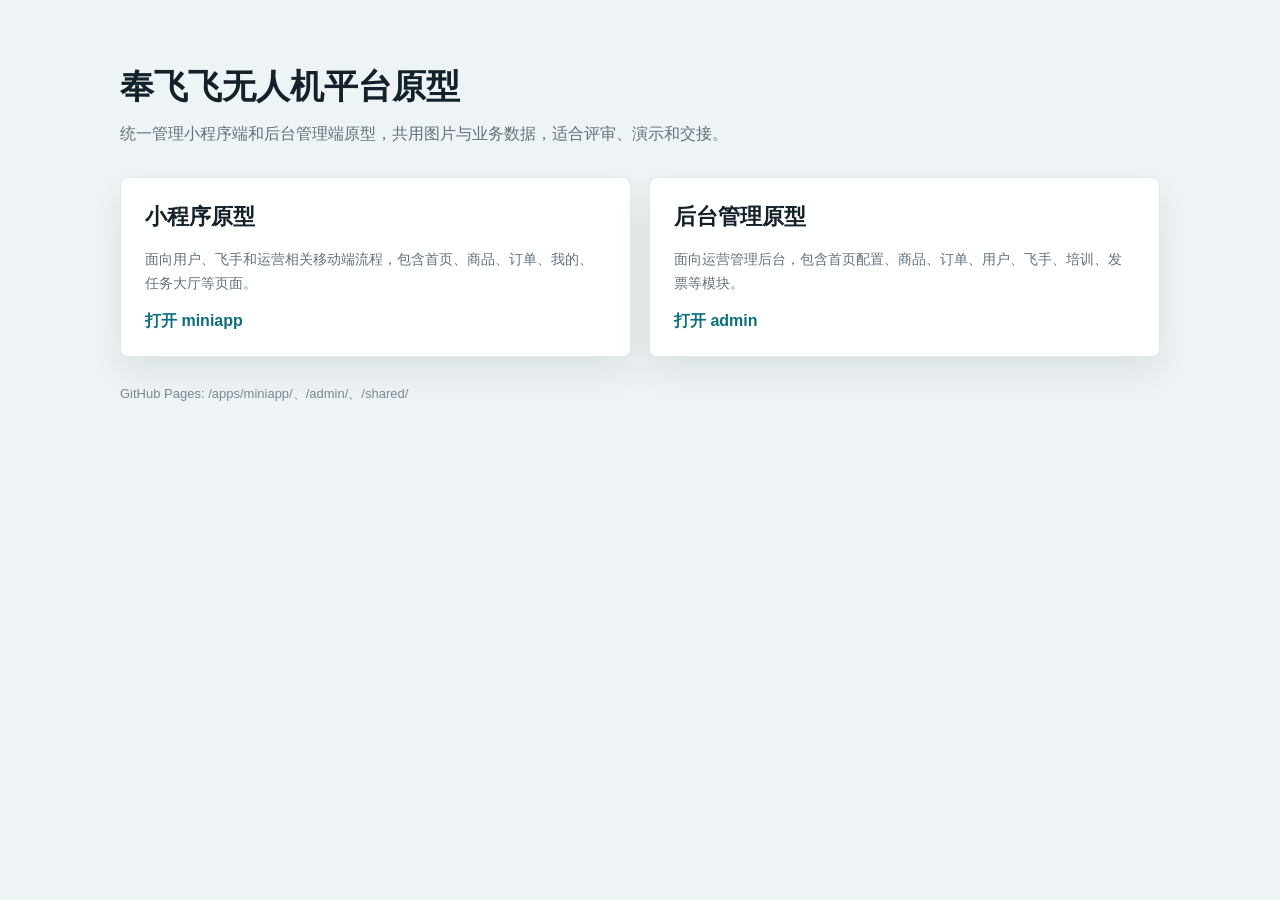
<file: index.html>
<!doctype html>
<html lang="zh-CN">
<head>
  <meta charset="UTF-8">
  <meta name="viewport" content="width=device-width, initial-scale=1.0">
  <meta name="description" content="奉飞飞无人机平台原型入口">
  <title>奉飞飞无人机平台原型</title>
  <style>
    :root { color-scheme: light; --ink:#14212b; --muted:#62717d; --line:#e3e8ec; --brand:#0b6f7e; --soft:#f5f8fa; }
    * { box-sizing: border-box; }
    body { margin:0; min-height:100vh; font-family: -apple-system, BlinkMacSystemFont, "Segoe UI", sans-serif; color:var(--ink); background:#eef3f5; }
    main { width:min(1040px, calc(100% - 40px)); margin:0 auto; padding:64px 0; }
    header { margin-bottom:28px; }
    h1 { margin:0 0 10px; font-size:34px; letter-spacing:0; }
    p { margin:0; color:var(--muted); line-height:1.7; }
    .grid { display:grid; grid-template-columns:repeat(2, minmax(0, 1fr)); gap:18px; margin-top:30px; }
    a { display:grid; min-height:180px; align-content:space-between; padding:24px; border:1px solid var(--line); border-radius:8px; color:inherit; background:#fff; text-decoration:none; box-shadow:0 16px 36px rgba(18,33,43,.08); }
    a:hover { border-color:#9ebdc4; transform:translateY(-1px); }
    strong { display:block; font-size:22px; }
    small { color:var(--muted); font-size:14px; line-height:1.7; }
    span { color:var(--brand); font-weight:800; }
    footer { margin-top:28px; color:#7b8791; font-size:13px; }
    @media (max-width:720px) { main { width:min(100% - 28px, 1040px); padding:36px 0; } h1 { font-size:26px; } .grid { grid-template-columns:1fr; } }
  </style>
</head>
<body>
  <main>
    <header>
      <h1>奉飞飞无人机平台原型</h1>
      <p>统一管理小程序端和后台管理端原型，共用图片与业务数据，适合评审、演示和交接。</p>
    </header>
    <section class="grid" aria-label="原型入口">
      <a href="./apps/miniapp/">
        <strong>小程序原型</strong>
        <small>面向用户、飞手和运营相关移动端流程，包含首页、商品、订单、我的、任务大厅等页面。</small>
        <span>打开 miniapp</span>
      </a>
      <a href="./admin/">
        <strong>后台管理原型</strong>
        <small>面向运营管理后台，包含首页配置、商品、订单、用户、飞手、培训、发票等模块。</small>
        <span>打开 admin</span>
      </a>
    </section>
    <footer>GitHub Pages: /apps/miniapp/、/admin/、/shared/</footer>
  </main>
</body>
</html>
</file>
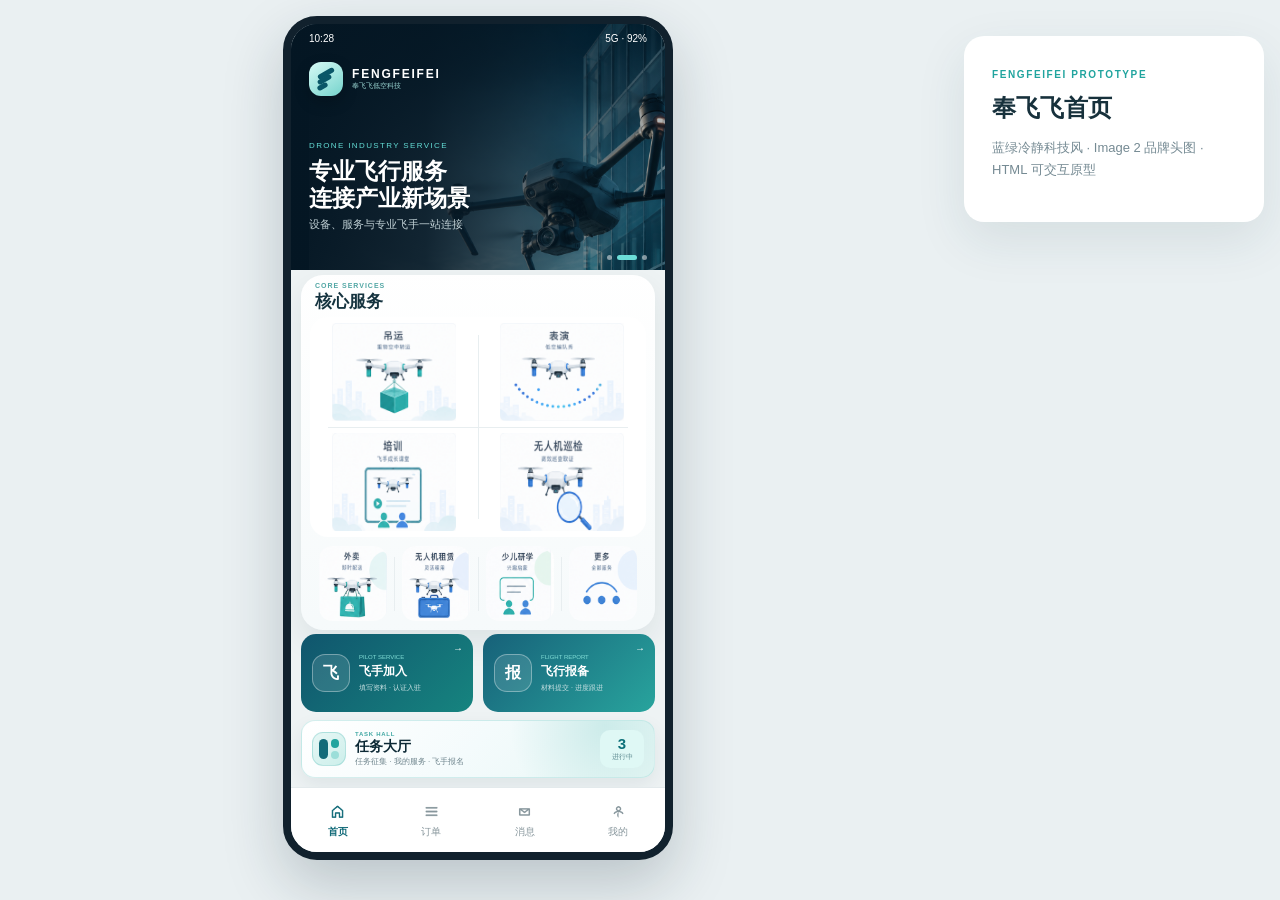
<file: apps/miniapp/index.html>
<!doctype html>
<html lang="zh-CN">
  <head>
    <meta charset="UTF-8" />
    <meta name="viewport" content="width=device-width, initial-scale=1.0" />
    <meta http-equiv="Cache-Control" content="no-store, no-cache, must-revalidate" />
    <meta http-equiv="Pragma" content="no-cache" />
    <meta http-equiv="Expires" content="0" />
    <meta name="description" content="奉飞飞无人机行业服务小程序交互原型" />
    <title>奉飞飞小程序</title>
    <link rel="stylesheet" href="./styles.css?v=miniapp-live-20260626-rental-fields-1" />
  </head>
  <body>
    <main id="app"></main>
    <div id="toast" class="toast" hidden></div>
    <script type="module" src="./app.js?v=miniapp-live-20260626-rental-fields-1"></script>
  </body>
</html>
</file>
<file: apps/miniapp/styles.css>
:root {
  color: #17313c;
  background: #eaf0f2;
  font-family: Inter, "PingFang SC", "Microsoft YaHei", sans-serif;
  --navy: #061d2b;
  --blue: #125e76;
  --teal: #20a49e;
  --pale: #e8f5f4;
  --muted: #758a93;
  --line: #dce7e9;
  --red: #e25e47;
}
* { box-sizing: border-box; }
body { min-width: 320px; margin: 0; overflow-x: hidden; }
button, input, textarea { font: inherit; }
button { cursor: pointer; }
.preview-shell { display: grid; min-height: 100vh; grid-template-columns: minmax(0,1fr) 300px; align-items: start; justify-items: center; gap: 24px; padding: 16px; }
.phone { position: relative; overflow: hidden; width: min(390px, calc(100vw - 24px)); height: auto; aspect-ratio: 390 / 844; margin: 0 auto; border: 8px solid #11212d; border-radius: 34px; background: #eef3f4; box-shadow: 0 24px 60px rgba(18,42,55,.22); }
.status { position: absolute; z-index: 20; top: 0; right: 0; left: 0; display: flex; height: 28px; align-items: center; justify-content: space-between; padding: 0 18px; color: #fff; font-size: 10px; }
.phone:has(.page-head) .status { color: #061d2b; }
.page-head { display: grid; height: 78px; grid-template-columns: 36px 1fr 36px; align-items: end; padding: 0 16px 13px; background: #fff; }
.page-head h1 { margin: 0; font-size: 17px; text-align: center; }
.page-head button { border: 0; color: #24434f; background: transparent; font-size: 24px; }
.page-head > span:last-child { font-size: 10px; }
.page-content { height: calc(100% - 65px); min-height: 0; overflow-y: auto; padding-bottom: 76px; scrollbar-width: none; }
.page-content::-webkit-scrollbar { display: none; }
.phone:has(.page-head) .page-content { height: calc(100% - 143px); }
.page-content.no-tabbar { height: 100%; padding-bottom: 0; }
.review-note { position: sticky; top: 36px; padding: 28px; border-radius: 20px; background: #fff; box-shadow: 0 18px 50px rgba(30,64,77,.1); }
.review-note span { color: var(--teal); font-size: 10px; font-weight: 800; letter-spacing: .16em; }
.review-note h2 { margin: 10px 0; }
.review-note p { color: var(--muted); font-size: 13px; line-height: 1.7; }
.hero { position: relative; min-height: 246px; overflow: hidden; padding: 38px 18px 18px; color: #fff; background: #061d2b; }
.hero::before { position: absolute; inset: 0; content: ""; background: url("../../shared/assets/hero-image2.png") right -24px center / 380px auto no-repeat; opacity: .9; }
.hero::after { position: absolute; inset: 0; content: ""; background: linear-gradient(90deg,rgba(4,22,35,.98) 0%,rgba(4,22,35,.88) 36%,rgba(4,35,49,.2) 100%); }
.brand { position: relative; z-index: 2; display: flex; align-items: center; gap: 9px; }
.brand > span:last-child { display: grid; }
.brand b { font-size: 12px; letter-spacing: .15em; }
.brand small { color: #9bd6d3; font-size: 7px; }
.brand-mark { position: relative; display: block; width: 34px; height: 34px; border-radius: 12px; background: linear-gradient(145deg,#d7fbf6,#75d3cc); box-shadow: 0 6px 16px rgba(0,0,0,.2); }
.brand-mark i { position: absolute; left: 8px; width: 18px; height: 5px; border-radius: 5px; background: #0a5768; transform: rotate(-30deg); }
.brand-mark i:nth-child(1) { top: 9px; }.brand-mark i:nth-child(2) { top: 15px; width: 15px; }.brand-mark i:nth-child(3) { top: 22px; width: 11px; }
.hero-copy { position: relative; z-index: 2; margin-top: 38px; }
.hero-copy > small { color: #64ddd6; font-size: 8px; letter-spacing: .17em; }
.hero-copy h1 { margin: 6px 0; font-size: 23px; line-height: 1.16; }
.hero-copy p { margin: 0; color: #c0d0d5; font-size: 11px; }
.hero-copy button { height: 38px; padding: 0 15px; border: 0; border-radius: 9px; color: #073942; background: linear-gradient(135deg,#b3eee5,#58c7c0); font-size: 11px; font-weight: 800; }
.hero-copy button b { margin-left: 10px; }
.hero-dots { position: absolute; z-index: 2; right: 18px; bottom: 10px; display: flex; gap: 5px; }
.hero-dots i { width: 5px; height: 5px; border-radius: 5px; background: rgba(255,255,255,.5); }
.hero-dots .active { width: 20px; background: #6cddd7; }
.home-nav-panel { margin: 5px 10px 0; padding: 6px 9px 5px; border-radius: 22px; background: linear-gradient(180deg,rgba(255,255,255,.98),rgba(246,250,251,.98)); box-shadow: 0 12px 30px rgba(18,42,55,.08); }
.home-nav-head { display: flex; align-items: flex-end; justify-content: space-between; padding: 1px 5px 7px; }
.home-nav-head span { display: grid; gap: 4px; }
.home-nav-head small { color: #53a7a5; font-size: 7px; font-weight: 800; letter-spacing: .14em; }
.home-nav-head b { color: #15333f; font-size: 17px; line-height: 1; }
.home-nav-grid { position: relative; display: grid; grid-template-columns: 1fr 1fr; gap: 0; overflow: hidden; border-radius: 18px; background: #fff; }
.home-nav-large { position: relative; display: block; width: 100%; padding: 6px; border: 0; background: transparent; }
.home-nav-large img { display: block; width: 100%; height: 98px; object-fit: contain; border-radius: 14px; }
.home-nav-divider { position: absolute; background: #e8eef0; pointer-events: none; }
.home-nav-divider.vertical { top: 18px; bottom: 18px; left: calc(50% - .5px); width: 1px; }
.home-nav-divider.horizontal { right: 18px; left: 18px; top: calc(50% - .5px); height: 1px; }
.home-nav-small-row { display: flex; align-items: stretch; margin-top: 4px; padding: 1px 2px 0; }
.home-nav-small { flex: 1 1 0; display: flex; align-items: center; justify-content: center; padding: 4px 3px; border: 0; background: transparent; }
.home-nav-small img { display: block; width: 100%; max-width: 68px; height: auto; border-radius: 13px; }
.home-nav-small-divider { flex: 0 0 1px; align-self: center; width: 1px; height: 54px; background: #e8eef0; }
.category-panel { position: relative; z-index: 3; margin: 12px 11px 0; padding: 18px 14px 15px; border-radius: 20px; background: #fff; box-shadow: 0 15px 35px rgba(19,59,70,.12); }
.section-title { display: flex; align-items: flex-end; justify-content: space-between; }
.section-title small { color: #53a7a5; font-size: 7px; font-weight: 800; letter-spacing: .15em; }
.section-title h2 { margin: 4px 0 0; font-size: 18px; }
.section-title button { border: 0; color: #718890; background: transparent; font-size: 10px; }
.featured-grid { display: grid; grid-template-columns: 1fr 1fr; gap: 9px; margin-top: 14px; }
.featured-grid button { position: relative; display: grid; min-height: 102px; grid-template-columns: 58px 1fr; align-items: center; gap: 8px; padding: 10px 8px; border: 1px solid #d9e9ea; border-radius: 14px; color: #173a46; background: linear-gradient(145deg,#f6fcfc,#e7f4f4); text-align: left; }
.featured-grid span { display: grid; gap: 4px; }.featured-grid b { font-size: 12px; }.featured-grid small { color: #718d95; font-size: 8px; }
.featured-grid em { position: absolute; top: 8px; right: 9px; color: #75a6aa; font-size: 10px; font-style: normal; }
.nav-image { position: relative; display: grid; width: 58px; height: 58px; place-items: center; overflow: hidden; border-radius: 14px; }
.nav-image::before { position: absolute; inset: 0; content: ""; opacity: .95; }
.nav-image .category-icon { position: relative; z-index: 1; filter: drop-shadow(0 8px 10px rgba(20,88,102,.22)); }
.nav-sales::before { background: linear-gradient(145deg,#f4fbff,#cfeeff); }
.nav-rental::before { background: linear-gradient(145deg,#eef7ff,#d9f4ee); }
.nav-maintain::before { background: linear-gradient(145deg,#f8fbff,#d7eef8); }
.nav-insurance::before { background: linear-gradient(145deg,#f2fbff,#d9f6f1); }
.category-icon { --size: 42px; display: block; width: var(--size); height: var(--size); margin: auto; background: url("./assets/icons-soft.png") no-repeat; background-size: calc(var(--size) * 4) calc(var(--size) * 2); background-position: calc(var(--x) * var(--size) * -1) calc(var(--y) * var(--size) * -1); }
.category-icon.large { --size: 54px; }
.minor-grid { display: grid; grid-template-columns: repeat(4,1fr); gap: 4px; margin-top: 13px; padding-top: 12px; border-top: 1px solid #edf2f3; }
.minor-grid button { padding: 0; border: 0; color: #39555f; background: transparent; font-size: 9px; }
.minor-grid span { display: block; margin-top: 4px; }
.quick-grid { display: grid; grid-template-columns: 1fr 1fr; gap: 10px; margin: 4px 10px 10px; }
.quick-grid button { position: relative; display: grid; min-height: 78px; grid-template-columns: 38px 1fr; align-items: center; gap: 9px; padding: 11px; border: 0; border-radius: 15px; color: #fff; background: linear-gradient(135deg,#10556d,#16847f); text-align: left; }
.quick-grid button:nth-child(2) { background: linear-gradient(135deg,#176179,#28a49d); }
.quick-grid > button > i { display: grid; width: 38px; height: 38px; place-items: center; border: 1px solid rgba(255,255,255,.35); border-radius: 13px; background: rgba(255,255,255,.12); font-style: normal; font-weight: 800; }
.quick-grid span { display: grid; gap: 3px; }.quick-grid small { color: #83dfd8; font-size: 6px; }.quick-grid b { font-size: 12px; }.quick-grid em { color: #c9e1e3; font-size: 7px; font-style: normal; white-space: nowrap; }
.quick-grid strong { position: absolute; top: 9px; right: 10px; font-size: 10px; }
.task-entry-panel { margin: -2px 10px 10px; }
.task-entry-panel button { position: relative; overflow: hidden; display: grid; width: 100%; min-height: 58px; grid-template-columns: 34px 1fr 44px; align-items: center; gap: 9px; padding: 8px 10px; border: 1px solid rgba(32,164,158,.18); border-radius: 14px; color: #17313c; background: linear-gradient(135deg,#ffffff 0%,#f4fbfc 48%,#e7f7f5 100%); box-shadow: 0 8px 20px rgba(18,42,55,.07); text-align: left; }
.task-entry-panel button::before { position: absolute; inset: 0; content: ""; background: radial-gradient(circle at 86% 8%,rgba(32,164,158,.16),transparent 31%); pointer-events: none; }
.task-entry-icon, .task-entry-copy, .task-entry-meta { position: relative; z-index: 1; }
.task-entry-icon { display: grid; width: 34px; height: 34px; grid-template-columns: repeat(2,1fr); gap: 3px; padding: 6px; border: 1px solid rgba(32,164,158,.22); border-radius: 11px; background: linear-gradient(145deg,#e7f7f5,#ccefeb); }
.task-entry-icon i { display: block; border-radius: 5px; background: rgba(194,249,244,.9); }
.task-entry-icon i:first-child { grid-row: span 2; background: #126b79; }
.task-entry-icon i:nth-child(2) { background: #20a49e; }
.task-entry-icon i:nth-child(3) { background: #9bded9; }
.task-entry-copy { display: grid; gap: 2px; min-width: 0; }
.task-entry-copy small { color: #42a8a4; font-size: 6px; font-weight: 800; letter-spacing: .12em; }
.task-entry-copy b { color: #0c2935; font-size: 14px; line-height: 1.1; }
.task-entry-copy em { overflow: hidden; color: #6f858d; font-size: 8px; font-style: normal; text-overflow: ellipsis; white-space: nowrap; }
.task-entry-meta { display: grid; justify-items: center; gap: 1px; padding: 6px 5px; border-radius: 10px; background: #dff8f5; }
.task-entry-meta strong { color: #0b6f78; font-size: 15px; line-height: 1; }
.task-entry-meta small { color: #5e8b91; font-size: 7px; white-space: nowrap; }
.products-section { padding: 18px 14px 24px; background: #fff; }
.section-tip { margin: 5px 0 12px; color: #8b9ba1; font-size: 9px; }
.case-grid, .case-list { display: grid; gap: 10px; }
.case-card { display: grid; width: 100%; grid-template-columns: 110px minmax(0,1fr); gap: 10px; align-items: stretch; padding: 10px; border: 1px solid #e4ebed; border-radius: 13px; color: inherit; background: #fff; text-align: left; }
.case-card-image { display: block; overflow: hidden; border-radius: 11px; background: #edf1f2; }
.case-card-image img { width: 100%; height: 100%; object-fit: cover; }
.case-card-copy { display: grid; align-content: center; gap: 4px; min-width: 0; }
.case-card-copy small { color: #2f97a0; font-size: 7px; font-weight: 800; letter-spacing: .12em; }
.case-card-copy b { color: #15333f; font-size: 11px; line-height: 1.45; }
.case-card-copy em { color: #849399; font-size: 8px; line-height: 1.65; font-style: normal; }
.products-list-page { display: grid; gap: 12px; }
.list-page-head { display: flex; align-items: flex-end; justify-content: space-between; gap: 12px; }
.list-page-head span { display: grid; gap: 4px; }
.list-page-head small { color: #2f97a0; font-size: 7px; font-weight: 800; letter-spacing: .14em; }
.list-page-head h2 { margin: 0; color: #15333f; font-size: 18px; }
.list-page-head em { color: #8b9ba1; font-size: 10px; font-style: normal; }
.product-grid { display: grid; grid-template-columns: repeat(2,minmax(0,1fr)); gap: 9px; }
.product-card { overflow: hidden; padding: 0; border: 1px solid #e4ebed; border-radius: 13px; color: inherit; background: #fff; text-align: left; }
.product-image { position: relative; display: block; height: 116px; overflow: hidden; background: #edf1f2; }
.product-image img { width: 100%; height: 100%; object-fit: cover; }
.product-image em { position: absolute; top: 7px; left: 7px; padding: 4px 7px; border-radius: 5px; color: #0b6268; background: rgba(218,250,246,.95); font-size: 7px; font-style: normal; font-weight: 800; }
.product-info { display: grid; gap: 5px; padding: 9px; }.product-info b { font-size: 10px; line-height: 1.5; }.product-info small { color: #849399; font-size: 7px; }
.product-category { color: #2f97a0; font-weight: 800; letter-spacing: .04em; }
.product-info > span { display: flex; align-items: flex-end; justify-content: space-between; }.product-info strong { color: var(--red); font-size: 12px; }.product-info i { color: #95a0a4; font-size: 7px; font-style: normal; }
.tabbar { position: absolute; z-index: 10; right: 0; bottom: 0; left: 0; display: grid; height: 65px; grid-template-columns: repeat(4,1fr); border-top: 1px solid #e3eaec; background: rgba(255,255,255,.98); }
.tabbar button { display: grid; gap: 4px; place-items: center; align-content: center; border: 0; color: #87969c; background: transparent; font-size: 10px; }
.tabbar-icon { display: block; width: 19px; height: 19px; background: var(--icon-default) center / contain no-repeat; }
.tabbar-icon.home { --icon-default: url("../../shared/assets/tabbar-icons/home-default.png"); --icon-active: url("../../shared/assets/tabbar-icons/home-active.png"); }
.tabbar-icon.orders { --icon-default: url("../../shared/assets/tabbar-icons/orders-default.png"); --icon-active: url("../../shared/assets/tabbar-icons/orders-active.png"); }
.tabbar-icon.messages { --icon-default: url("../../shared/assets/tabbar-icons/messages-default.png"); --icon-active: url("../../shared/assets/tabbar-icons/messages-active.png"); }
.tabbar-icon.profile { --icon-default: url("../../shared/assets/tabbar-icons/profile-default.png"); --icon-active: url("../../shared/assets/tabbar-icons/profile-active.png"); }
.tabbar .active .tabbar-icon { background-image: var(--icon-active); }
.tabbar .active { color: #126b79; font-weight: 800; }
.profile-page { min-height: 760px; padding: 76px 12px 92px; background: linear-gradient(180deg,#dff4f2 0,#eef3f4 30%); }
.profile-hero { display: grid; width: 100%; grid-template-columns: 64px 1fr 18px; align-items: center; gap: 14px; padding: 4px 8px 22px; border: 0; color: inherit; background: transparent; text-align: left; }
.profile-avatar { display: grid; width: 62px; height: 62px; place-items: center; border-radius: 24px; background: #061d2b; box-shadow: 0 14px 28px rgba(6,29,43,.22); }
.profile-avatar .brand-mark { width: 42px; height: 42px; border-radius: 14px; box-shadow: none; }
.profile-avatar-text { display: grid; width: 42px; height: 42px; place-items: center; border-radius: 15px; color: #06384b; background: linear-gradient(145deg,#d7fbf6,#75d3cc); font-size: 19px; font-weight: 900; }
.profile-avatar-text.large { width: 62px; height: 62px; border-radius: 22px; font-size: 25px; }
.profile-hero h2 { margin: 0 0 4px; color: #0c2935; font-size: 21px; }
.profile-hero p { margin: 0; color: #73878f; font-size: 11px; }
.profile-hero > i { color: #8da0a6; font-style: normal; font-size: 18px; text-align: right; }
.profile-card { margin-bottom: 12px; padding: 15px 14px 18px; border-radius: 18px; background: #fff; box-shadow: 0 14px 34px rgba(18,42,55,.08); }
.profile-card-title { display: flex; align-items: center; justify-content: space-between; margin-bottom: 15px; }
.profile-card-title h3 { margin: 0; color: #0c2935; font-size: 16px; }
.profile-card-title button { border: 0; color: #7d8f96; background: transparent; font-size: 10px; }
.order-status-grid { display: grid; grid-template-columns: repeat(5,1fr); gap: 4px; }
.order-status-grid button { position: relative; display: grid; min-height: 74px; gap: 3px; place-items: center; padding: 0; border: 0; color: #72858d; background: transparent; font-size: 9px; }
.order-icon { display: block; width: 38px; height: 38px; object-fit: contain; }
.service-module-grid { display: grid; grid-template-columns: repeat(4,1fr); row-gap: 15px; }
.service-module-grid button { display: grid; min-height: 62px; gap: 6px; place-items: center; padding: 0; border: 0; color: #73878f; background: transparent; font-size: 9px; }
.service-icon { display: block; width: 42px; height: 42px; background: url("../../shared/assets/profile-service-icons-transparent.png") no-repeat; background-size: 168px 84px; background-position: calc(var(--x) * -42px) calc(var(--y) * -42px); }
.service-module-grid span { color: #17313c; font-size: 10px; font-weight: 800; }
.profile-detail-page { min-height: 760px; padding: 13px 13px 92px; background: linear-gradient(180deg,#dff4f2 0,#eef3f4 260px); }
.profile-detail-hero { display: grid; grid-template-columns: 74px 1fr; gap: 13px; align-items: center; padding: 18px; border-radius: 18px; color: #fff; background: linear-gradient(135deg,#0b536a,#18a79c); box-shadow: 0 16px 32px rgba(18,94,118,.16); }
.profile-detail-avatar { display: grid; width: 72px; height: 72px; place-items: center; border-radius: 25px; background: rgba(255,255,255,.16); }
.profile-detail-hero small { color: #9df0eb; font-size: 7px; font-weight: 800; letter-spacing: .16em; }
.profile-detail-hero h2 { margin: 6px 0 5px; font-size: 22px; }
.profile-detail-hero p { margin: 0; color: #d4f5f3; font-size: 11px; }
.profile-detail-card { margin-top: 11px; padding: 15px; border-radius: 16px; background: #fff; box-shadow: 0 12px 28px rgba(18,42,55,.07); }
.profile-identity-status { display: flex; align-items: center; justify-content: space-between; gap: 12px; padding: 12px; border-radius: 13px; background: #f7fbfc; }
.profile-identity-status span { display: grid; gap: 4px; min-width: 0; }
.profile-identity-status b { color: #17313c; font-size: 15px; }
.profile-identity-status small { color: var(--muted); font-size: 9px; }
.profile-identity-status em { flex: 0 0 auto; padding: 5px 8px; border-radius: 999px; color: #087075; background: #def8f4; font-size: 8px; font-style: normal; font-weight: 800; }
.profile-detail-tip { margin: 11px 2px 0; color: var(--muted); font-size: 11px; line-height: 1.65; }
.profile-field-list { display: grid; gap: 9px; }
.profile-field-row { display: flex; align-items: center; justify-content: space-between; gap: 12px; padding: 12px; border-radius: 13px; background: #f7fbfc; }
.profile-field-row span { display: grid; gap: 4px; min-width: 0; }
.profile-field-row small { color: var(--muted); font-size: 9px; }
.profile-field-row b { color: #17313c; font-size: 13px; line-height: 1.45; }
.profile-field-row em { flex: 0 0 auto; padding: 4px 7px; border-radius: 999px; color: #087075; background: #def8f4; font-size: 8px; font-style: normal; font-weight: 800; }
.profile-logout-button { width: 100%; height: 46px; margin-top: 12px; border: 0; border-radius: 14px; color: #d85b48; background: #fff; box-shadow: 0 12px 28px rgba(18,42,55,.07); font-size: 14px; font-weight: 900; }
.login-page { position: relative; min-height: 100%; overflow: hidden; padding: 72px 38px 42px; background: #061d2b; color: #fff; }
.login-page::before { position: absolute; inset: 0; content: ""; background: url("../../shared/assets/hero-image2.png") right -88px top 40px / 430px auto no-repeat; opacity: .24; }
.login-page::after { position: absolute; inset: 0; content: ""; background: radial-gradient(circle at 50% 56%,rgba(48,135,154,.36) 0,rgba(48,135,154,.16) 24%,rgba(48,135,154,0) 48%), linear-gradient(180deg,rgba(4,22,35,.98) 0%,rgba(5,35,49,.96) 54%,rgba(8,52,66,.9) 100%); }
.login-page > * { position: relative; z-index: 1; }
.login-mini-nav { position: absolute; top: 28px; right: 20px; left: 20px; display: flex; align-items: center; justify-content: space-between; }
.login-mini-nav > button { width: 40px; height: 40px; border: 0; color: rgba(255,255,255,.72); background: transparent; font-size: 48px; font-weight: 200; line-height: 32px; }
.login-mini-nav span { display: grid; width: 122px; height: 43px; grid-template-columns: 1fr 1fr; align-items: center; border: 1px solid rgba(255,255,255,.2); border-radius: 999px; background: rgba(255,255,255,.08); backdrop-filter: blur(10px); }
.login-mini-nav i { border-right: 1px solid rgba(255,255,255,.16); color: #fff; font-size: 20px; font-style: normal; letter-spacing: 3px; text-align: center; }
.login-mini-nav b { position: relative; width: 24px; height: 24px; justify-self: center; border: 4px solid #fff; border-radius: 50%; }
.login-mini-nav b::after { position: absolute; inset: 5px; border-radius: 50%; background: #fff; content: ""; }
.login-brand { display: grid; justify-items: center; margin-top: 190px; text-align: center; }
.login-logo { width: 76px; height: 76px; margin-bottom: 18px; border-radius: 24px; box-shadow: 0 18px 42px rgba(0,0,0,.24); }
.login-logo i { left: 18px; width: 40px; height: 10px; border-radius: 10px; }
.login-logo i:nth-child(1) { top: 18px; }.login-logo i:nth-child(2) { top: 32px; width: 34px; }.login-logo i:nth-child(3) { top: 48px; width: 26px; }
.login-brand small { color: #64ddd6; font-size: 9px; font-weight: 900; letter-spacing: .18em; }
.login-brand h2 { margin: 9px 0 0; color: #fff; font-size: 22px; line-height: 1.2; font-weight: 900; }
.login-phone-button { width: 100%; height: 50px; margin-top: 76px; border: 0; border-radius: 12px; color: #073942; background: linear-gradient(135deg,#b3eee5,#58c7c0); box-shadow: 0 14px 30px rgba(33,201,191,.22); font-size: 17px; font-weight: 900; letter-spacing: .02em; }
.login-agreement { position: absolute; right: 28px; bottom: 39px; left: 28px; display: grid; grid-template-columns: 20px 1fr; gap: 10px; align-items: start; color: rgba(199,224,229,.72); font-size: 12px; line-height: 1.55; text-align: center; }
.login-agreement button { width: 20px; height: 20px; margin-top: 2px; border: 1px solid #a8c1c7; border-radius: 50%; background: #fff; }
.login-agreement button.checked { border-color: #20a49e; background: radial-gradient(circle at center,#20a49e 0 46%,#fff 48%); }
.login-agreement b { color: #8ae4df; font-weight: 700; }
.phone-auth-layer { position: absolute; z-index: 40; inset: 0; display: grid; align-items: end; background: rgba(0,0,0,.32); }
.phone-auth-backdrop { position: absolute; inset: 0; border: 0; background: transparent; }
.phone-auth-sheet { position: relative; z-index: 1; display: grid; gap: 20px; padding: 42px 30px 78px; border-radius: 16px 16px 0 0; color: #efefef; background: #1c1c1d; }
.phone-auth-app { display: flex; align-items: center; gap: 12px; }
.phone-auth-logo { width: 30px; height: 30px; border-radius: 10px; box-shadow: none; }
.phone-auth-logo i { left: 7px; width: 16px; height: 4px; border-radius: 4px; }
.phone-auth-logo i:nth-child(1) { top: 8px; }.phone-auth-logo i:nth-child(2) { top: 13px; width: 13px; }.phone-auth-logo i:nth-child(3) { top: 18px; width: 10px; }
.phone-auth-app b { font-size: 18px; }
.phone-auth-app em { display: grid; width: 22px; height: 22px; place-items: center; margin-left: auto; border: 1px solid #777; border-radius: 50%; color: #ddd; font-size: 14px; font-style: normal; }
.phone-auth-sheet h3 { margin: 12px 0 10px; font-size: 22px; line-height: 1.25; }
.phone-auth-options { overflow: hidden; display: grid; border-radius: 8px; background: #2b2b2c; }
.phone-auth-options button { display: grid; gap: 6px; min-height: 86px; place-items: center; border: 0; border-bottom: 1px solid rgba(255,255,255,.05); color: #e9e9e9; background: #2b2b2c; }
.phone-auth-options button:last-child { border-bottom: 0; }
.phone-auth-options b { font-size: 20px; font-weight: 500; }
.phone-auth-options small { color: #20c25b; font-size: 15px; }
.phone-auth-deny { height: 64px; border: 0; border-radius: 8px; color: #f0f0f0; background: #2b2b2c; font-size: 22px; font-weight: 500; }
.phone-auth-manage { margin-top: 34px; border: 0; color: #8ea0c0; background: transparent; font-size: 15px; font-weight: 700; }
.pilot-status-page { min-height: 760px; padding: 13px 13px 92px; background: #eef3f4; }
.pilot-status-hero { position: relative; padding: 18px; border-radius: 18px; color: #fff; background: linear-gradient(135deg,#0b536a,#18a79c); box-shadow: 0 16px 32px rgba(18,94,118,.16); }
.pilot-status-hero.pending { background: linear-gradient(135deg,#0b536a,#1a92b7); }
.pilot-status-hero.rejected { background: linear-gradient(135deg,#7b4f5b,#d65454); }
.pilot-status-hero.approved { background: linear-gradient(135deg,#0b536a,#18a79c); }
.pilot-status-hero small { color: rgba(255,255,255,.72); font-size: 8px; font-weight: 800; letter-spacing: .16em; }
.pilot-status-hero h2 { margin: 8px 0 6px; font-size: 22px; }
.pilot-status-hero p { width: 76%; margin: 0; color: rgba(255,255,255,.86); font-size: 11px; line-height: 1.55; }
.pilot-status-hero em { position: absolute; right: 16px; bottom: 16px; padding: 7px 10px; border-radius: 999px; background: rgba(255,255,255,.16); font-size: 10px; font-style: normal; font-weight: 800; }
.pilot-status-card { display: grid; gap: 12px; margin-top: 11px; padding: 15px; border-radius: 16px; background: #fff; box-shadow: 0 10px 24px rgba(18,42,55,.06); }
.profile-card-title small { color: var(--muted); font-size: 9px; font-weight: 700; }
.pilot-status-grid { display: grid; grid-template-columns: 1fr 1fr; gap: 9px; }
.pilot-status-grid span { display: grid; gap: 4px; min-width: 0; padding: 10px; border-radius: 12px; background: #f7fbfc; }
.pilot-status-grid small, .pilot-reject-status small { color: var(--muted); font-size: 9px; font-weight: 700; }
.pilot-status-grid b { color: #17313c; font-size: 12px; line-height: 1.45; overflow-wrap: anywhere; }
.pilot-reject-status { display: grid; gap: 8px; }
.pilot-reject-status span { display: grid; gap: 5px; padding: 10px; border-radius: 12px; background: #fff7f7; }
.pilot-reject-status b { color: #17313c; font-size: 12px; line-height: 1.55; }
.pilot-reject-status span:first-child b { color: #d65454; }
.pilot-status-tip { margin: 0; color: #516973; font-size: 11px; line-height: 1.65; }
.reject-reason button, .pilot-status-actions button, .pilot-status-empty button { height: 40px; border: 0; border-radius: 12px; color: #fff; background: linear-gradient(135deg,var(--blue),var(--teal)); font-size: 13px; font-weight: 800; }
.pilot-status-actions { position: sticky; bottom: 0; margin: 12px -1px 0; padding: 10px 0; background: linear-gradient(180deg,rgba(238,243,244,0),#eef3f4 28%); }
.pilot-status-actions button { width: 100%; }
.pilot-status-empty { display: grid; gap: 12px; margin-top: 18px; padding: 20px; border-radius: 18px; background: #fff; box-shadow: 0 12px 28px rgba(18,42,55,.08); text-align: center; }
.pilot-status-empty b { color: #0c2935; font-size: 17px; }
.pilot-status-empty p { margin: 0; color: var(--muted); font-size: 12px; line-height: 1.65; }
.list-page, .form-page, .about-page, .detail-page { padding: 13px; }
.page-lead { color: var(--muted); font-size: 12px; }
.list-row { display: grid; width: 100%; min-height: 74px; grid-template-columns: 50px 1fr 18px; align-items: center; gap: 10px; margin-bottom: 9px; padding: 10px; border: 0; border-radius: 13px; color: inherit; background: #fff; text-align: left; }
.list-row span { display: grid; gap: 5px; }.list-row small { color: var(--muted); font-size: 10px; }.list-row > i { color: #8da0a6; font-style: normal; }
.service-directory-page { min-height: 760px; padding: 12px 12px 92px; background: #f6f7f8; }
.service-search { position: sticky; z-index: 2; top: 0; display: grid; grid-template-columns: 22px 1fr; align-items: center; gap: 7px; margin: 0 -12px 12px; padding: 10px 15px 14px; border-radius: 0 0 24px 24px; background: #fff; box-shadow: 0 12px 24px rgba(18,42,55,.06); }
.service-search i { position: relative; width: 18px; height: 18px; border: 2px solid #aab5ba; border-radius: 50%; }
.service-search i::after { position: absolute; right: -5px; bottom: -3px; width: 8px; height: 2px; border-radius: 2px; background: #aab5ba; content: ""; transform: rotate(45deg); }
.service-search input { min-width: 0; height: 40px; border: 0; border-radius: 18px; padding: 0 12px; color: #243941; background: #f3f5f6; font-size: 15px; font-weight: 700; outline: none; }
.service-search input::placeholder { color: #b9c1c5; }
.service-category-list { display: grid; gap: 12px; }
.service-category-card { padding: 18px 14px 16px; border-radius: 18px; background: #fff; box-shadow: 0 10px 24px rgba(18,42,55,.06); }
.service-category-card h2 { margin: 0 0 16px; color: #151f24; font-size: 18px; line-height: 1.2; }
.service-entry-grid { display: grid; grid-template-columns: repeat(4,minmax(0,1fr)); gap: 18px 10px; }
.service-entry { display: grid; min-width: 0; gap: 7px; justify-items: center; padding: 0; border: 0; color: #30383c; background: transparent; text-align: center; }
.service-entry b { width: 100%; overflow: hidden; font-size: 12px; line-height: 1.25; font-weight: 500; text-overflow: ellipsis; white-space: nowrap; }
.service-entry-icon { display: grid; width: 54px; height: 54px; place-items: center; overflow: hidden; border-radius: 17px; background: #eef5f7; box-shadow: 0 8px 18px rgba(50,110,233,.16); }
.service-entry-icon img { display: block; width: 100%; height: 100%; object-fit: cover; }
.service-entry-icon.inspection, .service-entry-icon.logistics, .service-entry-icon.hosting { background: linear-gradient(145deg,#4ccaf2,#2b75e8); }
.service-entry-icon.pilot-training, .service-entry-icon.performance { background: linear-gradient(145deg,#7163f3,#943ef0); }
.service-entry-icon.takeout, .service-entry-icon.hoisting { background: linear-gradient(145deg,#ffbf3a,#f36f1f); }
.service-entry-icon.competition { background: linear-gradient(145deg,#fb4d74,#e91c4a); }
.service-entry-icon.child-training { background: linear-gradient(145deg,#ffc23d,#ff7c20); }
.filter-row { display: grid; grid-template-columns: repeat(3,1fr); margin-bottom: 10px; border-radius: 8px; background: #fff; }
.filter-row button { height: 30px; border: 0; color: var(--muted); background: transparent; font-size: 11px; font-weight: 700; }.filter-row .active { color: var(--teal); font-weight: 800; }
.orders-page { min-height: 760px; padding-bottom: 82px; background: #f0f0f0; }
.orders-title { display: grid; height: 58px; place-items: center; border-top: 1px solid #f2f2f2; background: #fff; }
.orders-title h2 { margin: 0; color: #0c2935; font-size: 20px; }
.order-search { display: grid; grid-template-columns: 1fr 64px; gap: 8px; padding: 10px 12px; border-top: 5px solid #f0f0f0; border-bottom: 1px solid #e6e6e6; background: #fff; }
.order-search input { min-width: 0; height: 36px; border: 0; border-radius: 15px; padding: 0 12px; color: #333; background: #f7f7f7; font-size: 13px; font-weight: 700; }
.order-search input::placeholder { color: #8a8a8a; }
.order-search button { height: 36px; border: 0; border-radius: 13px; color: #fff; background: linear-gradient(135deg,var(--blue),var(--teal)); font-size: 13px; font-weight: 800; }
.order-tabs { display: grid; grid-template-columns: repeat(6,1fr); height: 40px; background: #fff; }
.order-tabs button { position: relative; display: flex; width: 100%; height: 100%; align-items: center; justify-content: center; padding: 0; border: 0; color: #5e6065; background: transparent; font-size: 12px; font-weight: 800; }
.order-tabs .active { color: #126b79; }
.order-tabs .active::after { position: absolute; right: 14px; bottom: 0; left: 14px; height: 3px; border-radius: 3px; background: var(--teal); content: ""; }
.order-list { display: grid; gap: 8px; padding: 9px 10px 18px; }
.order-card { padding: 11px 12px 10px; border-radius: 10px; background: #fff; box-shadow: 0 6px 14px rgba(0,0,0,.04); }
.order-card { display: block; width: 100%; border: 0; text-align: left; }
.order-card-head { display: flex; justify-content: space-between; gap: 10px; padding-bottom: 10px; border-bottom: 1px solid #eeeeee; }
.order-card-head span { display: flex; min-width: 0; flex-direction: column; gap: 5px; }
.order-card-head b { overflow: hidden; color: #050505; font-size: 12px; text-overflow: ellipsis; white-space: nowrap; }
.order-card-head small { color: #9a9a9a; font-size: 10px; font-weight: 700; }
.order-card-head em { flex: 0 0 auto; color: #126b79; font-size: 12px; font-style: normal; font-weight: 800; }
.order-card-body { display: block; padding: 12px 2px 6px; }
.order-thumb { width: 44px; height: 44px; border-radius: 9px; background: linear-gradient(145deg,#eef5f5,#d9ecea); }
.order-card-body h3 { margin: 0 0 7px; color: #333; font-size: 14px; line-height: 1.35; }
.order-card-meta { display: grid; gap: 3px; min-width: 0; }
.order-card-body p { overflow: hidden; margin: 0; color: #999; font-size: 10.5px; font-weight: 700; line-height: 1.55; text-overflow: ellipsis; white-space: nowrap; }
.order-card-foot { display: flex; align-items: center; justify-content: flex-end; padding-top: 4px; }
.order-card-foot strong { color: #ff5a00; font-size: 12px; }
.order-card.has-payment .order-card-body { display: grid; grid-template-columns: minmax(0,1fr) auto; align-items: end; gap: 10px; padding-bottom: 3px; }
.order-card.has-payment .order-card-foot { align-self: end; padding: 0 0 1px; white-space: nowrap; }
.order-card.has-payment .order-card-foot strong { font-size: 12px; line-height: 1.2; }
.order-empty { padding: 26px 18px; border-radius: 10px; background: #fff; text-align: center; }
.order-empty b { color: #333; }
.order-empty p { color: #999; font-size: 12px; }
.order-detail-page { min-height: 760px; padding: 13px 13px 96px; background: #eef3f4; }
.order-detail-hero { padding: 18px; border-radius: 18px; color: #fff; background: linear-gradient(135deg,#0b536a,#18a79c); box-shadow: 0 16px 32px rgba(18,94,118,.16); }
.order-detail-hero.cancelled { background: linear-gradient(135deg,#60727a,#8da0a6); box-shadow: 0 16px 32px rgba(96,114,122,.16); }
.order-detail-hero small { color: rgba(255,255,255,.78); font-size: 8px; font-weight: 800; letter-spacing: .16em; }
.order-detail-hero h2 { margin: 8px 0 5px; font-size: 24px; }
.order-detail-hero p { margin: 0; color: rgba(255,255,255,.86); font-size: 11px; }
.order-detail-hero-meta { display: grid; grid-template-columns: 1fr 1fr; gap: 9px; margin-top: 14px; }
.order-detail-hero-meta span { display: grid; gap: 4px; padding: 11px 12px; border-radius: 13px; background: rgba(255,255,255,.14); }
.order-detail-hero-meta span small { color: rgba(255,255,255,.7); font-size: 8px; letter-spacing: 0; }
.order-detail-hero-meta span b { font-size: 13px; }
.order-detail-card { display: grid; gap: 12px; margin-top: 11px; padding: 15px; border-radius: 16px; background: #fff; box-shadow: 0 10px 24px rgba(18,42,55,.06); }
.order-detail-title { display: flex; align-items: flex-end; justify-content: space-between; gap: 12px; }
.order-detail-title b { color: #0c2935; font-size: 15px; }
.order-detail-title small { color: var(--muted); font-size: 9px; }
.order-detail-product { display: block; }
.order-detail-product span { display: grid; gap: 5px; min-width: 0; }
.order-detail-product b { color: #0c2935; font-size: 14px; }
.order-detail-product small { color: var(--muted); font-size: 10px; line-height: 1.5; }
.order-detail-grid { display: grid; grid-template-columns: 1fr 1fr; gap: 12px 10px; }
.order-detail-grid span { display: grid; gap: 4px; min-width: 0; }
.order-detail-grid span.wide { grid-column: 1 / -1; }
.order-detail-grid small { color: var(--muted); font-size: 9px; }
.order-detail-grid b { color: #17313c; font-size: 12px; line-height: 1.55; }
.order-review-card { gap: 12px; }
.order-review-entry-head { display: flex; align-items: center; justify-content: space-between; gap: 12px; }
.order-review-entry-head span { display: grid; gap: 5px; min-width: 0; }
.order-review-entry-head b { color: #0c2935; font-size: 15px; }
.order-review-entry-head small { color: var(--muted); font-size: 10px; line-height: 1.5; }
.order-review-entry { flex: 0 0 auto; min-width: 88px; height: 38px; padding: 0 16px; border: 0; border-radius: 999px; color: #fff; background: linear-gradient(135deg,var(--blue),var(--teal)); font-size: 12px; font-weight: 800; }
.order-review-result { display: grid; gap: 8px; }
.order-review-result > div { display: flex; align-items: center; gap: 8px; }
.order-review-result p { margin: 0; color: #405964; font-size: 12px; line-height: 1.7; }
.order-detail-price { display: grid; grid-template-columns: 1fr 1fr; gap: 10px; }
.order-detail-price span { display: grid; gap: 4px; padding: 10px 11px; border-radius: 12px; background: #f7fbfc; }
.order-detail-price small { color: var(--muted); font-size: 9px; }
.order-detail-price b { color: #17313c; font-size: 13px; }
.order-detail-price .accent { color: #e25e47; }
.order-progress { display: grid; gap: 0; }
.order-progress-item { position: relative; display: grid; grid-template-columns: 16px 1fr; gap: 10px; padding: 0 0 14px; }
.order-progress-item:last-child { padding-bottom: 0; }
.order-progress-item i { position: relative; width: 16px; }
.order-progress-item i::before { position: absolute; top: 3px; left: 3px; width: 10px; height: 10px; border-radius: 50%; background: #bed1d5; content: ""; }
.order-progress-item i::after { position: absolute; top: 14px; left: 7px; bottom: -14px; width: 2px; background: #e5eef0; content: ""; }
.order-progress-item:last-child i::after { display: none; }
.order-progress-item.done i::before { background: #8bd5cf; }
.order-progress-item.done i::after { background: #cbece9; }
.order-progress-item.latest i::before { background: #20a49e; box-shadow: 0 0 0 4px rgba(32,164,158,.12); }
.order-progress-item div { display: grid; gap: 4px; }
.order-progress-item b { color: #0c2935; font-size: 13px; }
.order-progress-item small { color: var(--muted); font-size: 9px; }
.order-progress-item p { margin: 0; color: #536c75; font-size: 11px; line-height: 1.6; }
.order-review-page { min-height: 760px; padding: 13px 13px 92px; background: #eef3f4; }
.order-review-summary,
.order-review-form-card { display: grid; gap: 14px; }
.order-review-stars { display: grid; grid-template-columns: repeat(5, 1fr); gap: 10px; }
.order-review-stars button { height: 48px; border: 1px solid #dce7e9; border-radius: 14px; color: #c3d0d5; background: #fff; font-size: 22px; }
.order-review-stars button.active { border-color: #f2c56a; color: #e0a44b; background: #fff8e8; }
.order-review-rating-text { color: #6f8188; font-size: 11px; font-weight: 700; }
.order-review-field { display: grid; gap: 8px; }
.order-review-field span { color: #17313c; font-size: 12px; font-weight: 800; }
.order-review-field textarea { width: 100%; resize: none; border: 1px solid #dce7e9; border-radius: 14px; padding: 12px 14px; color: #17313c; background: #fff; font-size: 12px; line-height: 1.7; }
.order-review-field textarea::placeholder { color: #98a8ad; }
.order-review-submit { padding-top: 2px; }
.order-review-submit button { background: linear-gradient(135deg,var(--blue),var(--teal)); }
.message-center { min-height: 760px; padding: 13px 13px 92px; background: linear-gradient(180deg,#eef3f4 0,#f6f9fa 100%); }
.message-list { display: grid; gap: 16px; padding-top: 2px; }
.message-card { position: relative; display: grid; width: 100%; min-height: 96px; grid-template-columns: 58px minmax(0,1fr) 46px; align-items: center; gap: 14px; padding: 17px 14px; border: 1px solid rgba(220,231,233,.64); border-radius: 18px; color: #17313c; background: rgba(255,255,255,.96); box-shadow: 0 14px 34px rgba(18,42,55,.08); text-align: left; }
.message-card::after { position: absolute; inset: 0; border-radius: inherit; background: linear-gradient(135deg,rgba(32,164,158,.08),transparent 52%); opacity: 0; pointer-events: none; content: ""; }
.message-card.unread::after { opacity: 1; }
.message-mark { display: grid; width: 58px; height: 58px; place-items: center; border-radius: 17px; color: #061d2b; font-size: 20px; font-weight: 900; }
.message-mark.service { background: linear-gradient(145deg,#fff4d7,#f4e7b6); }
.message-mark.deal { background: linear-gradient(145deg,#fff3ed,#ffe3d4); }
.message-mark.support { background: linear-gradient(145deg,#e9f5ff,#d8eefb); }
.message-copy { display: grid; gap: 8px; min-width: 0; }
.message-copy b { overflow: hidden; color: #0c2935; font-size: 16px; text-overflow: ellipsis; white-space: nowrap; }
.message-copy small { overflow: hidden; color: #758a93; font-size: 11px; line-height: 1.45; text-overflow: ellipsis; white-space: nowrap; }
.message-meta { display: grid; align-self: stretch; justify-items: end; align-content: space-between; min-width: 0; color: #94a3aa; font-size: 10px; }
.message-meta time { white-space: nowrap; }
.message-meta i { display: block; width: 8px; height: 8px; margin-bottom: 8px; border-radius: 50%; background: #e25e47; box-shadow: 0 0 0 3px rgba(226,94,71,.1); }
.service-notifications-page { min-height: 760px; padding: 11px 13px 92px; background: linear-gradient(180deg,#eef3f4 0,#f7f9fa 100%); }
.service-notification-card { position: relative; display: grid; width: 100%; gap: 12px; margin-bottom: 10px; padding: 14px 18px 16px 14px; border: 1px solid rgba(220,231,233,.82); border-radius: 16px; color: inherit; background: #fff; box-shadow: 0 10px 24px rgba(18,42,55,.07); text-align: left; }
.service-notification-top { display: flex; align-items: center; justify-content: space-between; gap: 10px; }
.service-notification-top span { display: inline-flex; align-items: center; min-height: 30px; padding: 0 12px; border-radius: 999px; color: #0bb783; background: #e8faf4; font-size: 10px; font-weight: 800; }
.service-notification-top time { color: #9caab0; font-size: 10px; white-space: nowrap; }
.service-notification-card p { margin: 0; padding-top: 12px; border-top: 1px solid #ebf0f2; color: #12181c; font-size: 13px; font-weight: 800; line-height: 1.6; }
.service-notification-card.unread { border-color: rgba(32,164,158,.24); box-shadow: 0 12px 28px rgba(18,94,118,.1); }
.service-notification-dot { position: absolute; top: 12px; right: 12px; width: 8px; height: 8px; border-radius: 50%; background: #e25e47; box-shadow: 0 0 0 4px rgba(226,94,71,.1); }
.detail-page > img { display: block; width: 100%; border-radius: 16px; }
.detail-card { margin: 10px 0; padding: 16px; border-radius: 15px; background: #fff; }.detail-card > strong { color: var(--red); font-size: 22px; }.detail-card h2 { font-size: 18px; }.detail-card p { color: var(--muted); font-size: 12px; line-height: 1.7; }.detail-card div { display: flex; justify-content: space-between; font-size: 11px; }
.product-detail-page { min-height: 760px; padding-bottom: 76px; background: #f4f6f7; }
.case-detail-page { min-height: 760px; padding-bottom: 76px; background: #f4f6f7; }
.product-visual { position: relative; display: grid; height: 300px; place-items: center; background: linear-gradient(180deg,#d8e8f4,#c4d8e8); }
.product-visual img { width: 260px; height: 210px; object-fit: contain; mix-blend-mode: multiply; }
.product-visual span { position: absolute; right: 24px; bottom: 18px; padding: 6px 12px; border-radius: 999px; color: #fff; background: #07152f; font-size: 12px; }
.case-visual img { width: 100%; height: 100%; object-fit: cover; mix-blend-mode: normal; }
.case-title-row { margin-top: 0; }
.case-richtext .richtext-content { color: #46636d; font-size: 13px; line-height: 1.85; }
.case-richtext .richtext-content p,
.case-richtext .richtext-content ul { margin: 0 0 10px; }
.case-richtext .richtext-content ul { padding-left: 18px; }
.product-main, .product-spec-panel, .product-review, .product-description { margin-bottom: 10px; padding: 18px 20px; background: #fff; }
.product-price-row { display: flex; align-items: center; gap: 12px; }
.product-price-row strong { color: #e94a43; font-size: 24px; }
.product-title-row { display: flex; align-items: center; justify-content: space-between; gap: 12px; margin-top: 8px; }
.product-title-row h2 { margin: 0; color: #142b35; font-size: 19px; }
.product-title-row button { border: 0; color: #07152f; background: transparent; font-size: 11px; }
.product-main p { margin: 8px 0 0; color: var(--muted); font-size: 11px; }
.product-spec-panel h3, .product-description h3 { margin: 0 0 12px; color: #142b35; font-size: 15px; }
.product-specs { display: flex; flex-wrap: wrap; gap: 8px; }
.product-specs button { min-width: 86px; height: 34px; border: 1px solid #dce7e9; border-radius: 999px; color: #142b35; background: #fff; font-size: 11px; font-weight: 800; }
.product-specs .active { border-color: #07152f; color: #fff; background: #07152f; }
.product-spec-panel p, .product-description p { margin: 12px 0 0; color: var(--muted); font-size: 12px; line-height: 1.7; }
.product-review > div { display: flex; align-items: center; justify-content: space-between; }
.product-review b { color: #142b35; font-size: 15px; }
.product-review button { border: 0; color: #8a9aa0; background: transparent; font-size: 10px; }
.product-review-item { display: grid; grid-template-columns: 38px 1fr; gap: 4px 10px; margin-top: 13px; }
.review-avatar { grid-row: span 3; display: grid; width: 38px; height: 38px; place-items: center; border-radius: 50%; color: #61808a; background: #e8f0f5; font-size: 13px; font-weight: 800; }
.product-review-item i, .review-card div > div, .review-summary-card div > .review-stars { display: flex; align-items: center; gap: 8px; font-style: normal; }
.review-stars { color: #e0a44b; font-size: 12px; letter-spacing: 1px; white-space: nowrap; }
.review-rating { color: #7a8d94; font-size: 10px; font-style: normal; font-weight: 800; }
.product-review-item small { color: var(--muted); font-size: 11px; line-height: 1.6; }
.product-reviews-page { min-height: 760px; padding: 13px; background: #eef3f4; }
.review-summary-card { display: grid; grid-template-columns: 82px 1fr; gap: 14px; align-items: center; padding: 18px; border-radius: 16px; background: #fff; box-shadow: 0 12px 28px rgba(18,42,55,.06); }
.review-summary-card > span { display: grid; gap: 4px; justify-items: center; padding-right: 14px; border-right: 1px solid #e8eff1; }
.review-summary-card small { color: var(--muted); font-size: 9px; }
.review-summary-card b { color: #142b35; font-size: 30px; }
.review-summary-card p { margin: 8px 0 0; color: var(--muted); font-size: 11px; line-height: 1.5; }
.review-filter-row { display: flex; gap: 9px; margin: 12px 0; }
.review-filter-row button { min-width: 60px; height: 32px; border: 1px solid #dce7e9; border-radius: 999px; color: #142b35; background: #fff; font-size: 11px; font-weight: 800; }
.review-filter-row .active { border-color: #07152f; color: #fff; background: #07152f; }
.review-list-page { display: grid; gap: 10px; }
.review-card { display: grid; grid-template-columns: 42px 1fr; gap: 11px; padding: 15px; border-radius: 15px; background: #fff; }
.review-card .review-avatar { width: 42px; height: 42px; }
.review-card h3 { margin: 0 0 5px; color: #142b35; font-size: 14px; }
.review-card p { margin: 9px 0 7px; color: #405964; font-size: 12px; line-height: 1.7; }
.review-card time { color: #9aa8ad; font-size: 10px; }
.product-bottom-bar { position: absolute; right: 0; bottom: 65px; left: 0; display: grid; grid-template-columns: 1fr; gap: 8px; padding: 10px 16px; border-top: 1px solid #edf2f3; background: #fff; }
.product-bottom-bar button { height: 42px; border: 1px solid #dce7e9; border-radius: 999px; color: #07152f; background: #fff; font-size: 12px; font-weight: 800; }
.product-bottom-bar button:last-child { border: 0; color: #fff; background: linear-gradient(135deg,var(--blue),var(--teal)); font-size: 14px; }
.detail-template-page { padding-bottom: 86px; background: #f7f8fa; }
.detail-template-hero { display: grid; justify-items: center; gap: 8px; min-height: 214px; padding: 34px 24px 22px; color: #1f252b; background: #fff; text-align: center; }
.detail-template-image { width: min(58vw, 198px); height: 128px; object-fit: contain; }
.detail-template-hero.training { position: relative; justify-items: start; min-height: 218px; overflow: hidden; padding: 92px 22px 24px; color: #fff; background: #20313b; text-align: left; }
.detail-template-hero.training::before { position: absolute; inset: 0; content: ""; background: linear-gradient(180deg,rgba(6,18,28,.08),rgba(6,18,28,.72)); z-index: 1; }
.detail-template-hero.training .detail-template-image { position: absolute; inset: 0; width: 100%; height: 100%; max-width: none; object-fit: cover; opacity: .88; }
.detail-template-hero.training h2, .detail-template-hero.training p { position: relative; z-index: 2; }
.detail-template-icon { display: grid; width: 100px; height: 100px; place-items: center; border-radius: 28px; color: #fff; background: linear-gradient(145deg,var(--blue),var(--teal)); box-shadow: 0 14px 30px rgba(18,94,118,.2); font-size: 38px; font-weight: 900; }
.detail-template-page.service .detail-template-icon { background: linear-gradient(145deg,#ffb21a,#f39a08); }
.detail-template-page.event .detail-template-icon { background: linear-gradient(145deg,#19a982,#0b7b65); }
.detail-template-page.external .detail-template-icon { background: linear-gradient(145deg,var(--blue),var(--teal)); }
.detail-template-hero h2 { margin: 2px 0 0; font-size: 21px; line-height: 1.2; }
.detail-template-hero p { margin: 0; color: #242b31; font-size: 13px; line-height: 1.45; }
.detail-template-hero.training p { color: rgba(255,255,255,.88); }
.detail-template-body { display: grid; gap: 13px; padding: 14px 14px 18px; }
.detail-template-card { padding: 18px; border-radius: 18px; background: #fff; box-shadow: 0 10px 26px rgba(28,43,58,.05); }
.detail-template-card h3 { display: flex; align-items: center; gap: 10px; margin: 0 0 16px; color: #1c252c; font-size: 17px; }
.detail-template-card h3 i { display: block; width: 4px; height: 20px; border-radius: 4px; background: var(--teal); }
.detail-template-card p { margin: 0; color: #4e5963; font-size: 14px; line-height: 1.9; }
.product-spec-list, .confirm-spec-list { display: grid; gap: 9px; }
.product-spec-list button, .confirm-spec-list button { display: grid; grid-template-columns: 1fr auto; gap: 10px; align-items: center; width: 100%; padding: 11px 12px; border: 1px solid #dce7e9; border-radius: 12px; color: #17313c; background: #fbfdfd; text-align: left; }
.product-spec-list button.active, .confirm-spec-list button.active { border-color: var(--teal); background: #e9f8f6; box-shadow: inset 0 0 0 1px rgba(32,164,158,.2); }
.product-spec-list span, .confirm-spec-list span { display: grid; gap: 4px; min-width: 0; }
.product-spec-list b, .confirm-spec-list b { color: #0c2935; font-size: 12px; line-height: 1.35; }
.product-spec-list small, .confirm-spec-list small { color: var(--muted); font-size: 9px; line-height: 1.45; }
.product-spec-list strong, .confirm-spec-list strong { color: #e25e47; font-size: 13px; white-space: nowrap; }
.detail-section-image { display: block; width: 100%; max-height: 240px; object-fit: cover; border-radius: 12px; background: #f2f7fa; }
.detail-grid-items { display: grid; grid-template-columns: repeat(2,minmax(0,1fr)); gap: 13px; }
.detail-grid-item { display: grid; min-height: 88px; place-items: center; gap: 8px; padding: 14px 8px; border: 1px solid #edf1f3; border-radius: 16px; color: inherit; background: #fff; cursor: pointer; transition: transform .18s ease, border-color .18s ease, box-shadow .18s ease, background .18s ease; }
.detail-grid-item:hover, .detail-grid-item:focus-visible { border-color: rgba(32,164,158,.45); background: linear-gradient(180deg,#fff,#f2fbfa); box-shadow: 0 12px 24px rgba(20,76,88,.1); transform: translateY(-2px); outline: none; }
.detail-grid-item:active { box-shadow: 0 6px 14px rgba(20,76,88,.08); transform: translateY(0) scale(.985); }
.detail-grid-items b { color: #505960; font-size: 22px; line-height: 1; transition: color .18s ease, transform .18s ease; }
.detail-grid-item:hover b, .detail-grid-item:focus-visible b { color: var(--teal); transform: translateY(-1px) scale(1.06); }
.detail-grid-items em { color: #242c33; font-size: 14px; font-style: normal; font-weight: 800; text-align: center; }
.detail-check-list { display: grid; gap: 14px; margin: 0; padding: 0; list-style: none; }
.detail-check-list li { position: relative; min-height: 22px; padding-left: 30px; color: #4b565f; font-size: 15px; line-height: 1.5; }
.detail-check-list li::before { position: absolute; top: 1px; left: 0; color: var(--teal); content: "✓"; font-size: 18px; font-weight: 900; }
.detail-fee-list { display: grid; gap: 0; }
.detail-fee-list div { display: flex; align-items: center; justify-content: space-between; gap: 12px; min-height: 44px; border-bottom: 1px solid #edf1f3; }
.detail-fee-list div:last-child { border-bottom: 0; }
.detail-fee-list span { color: #39464f; font-size: 13px; line-height: 1.5; }
.detail-fee-list strong { color: #e44868; font-size: 14px; white-space: nowrap; }
.detail-feature-list { display: grid; gap: 16px; }
.detail-feature-list article { padding-bottom: 16px; border-bottom: 1px solid #edf1f3; }
.detail-feature-list article:last-child { padding-bottom: 0; border-bottom: 0; }
.detail-feature-list b { color: #1d262d; font-size: 15px; }
.detail-feature-list p { margin-top: 8px; font-size: 13px; }
.detail-contact-list { display: grid; gap: 14px; }
.detail-contact-row { display: grid; grid-template-columns: 34px minmax(0, 1fr) auto; gap: 10px; align-items: center; }
.detail-contact-list i { display: grid; width: 34px; height: 34px; place-items: center; border-radius: 50%; color: var(--blue); background: var(--pale); font-style: normal; }
.detail-contact-list span { display: grid; gap: 4px; min-width: 0; }
.detail-contact-row.compact span { display: flex; min-width: 0; align-items: baseline; gap: 8px; white-space: nowrap; }
.detail-contact-list small { color: #a0a8ae; font-size: 11px; }
.detail-contact-list b { color: #313941; font-size: 14px; line-height: 1.55; }
.detail-contact-row.compact small { flex: 0 0 auto; font-size: 12px; }
.detail-contact-row.compact b { overflow: hidden; text-overflow: ellipsis; white-space: nowrap; }
.detail-contact-list button { min-width: 58px; height: 32px; border: 0; border-radius: 999px; color: #fff; background: linear-gradient(135deg,var(--blue),var(--teal)); font-size: 12px; font-weight: 800; }
.detail-review-title { display: flex; align-items: flex-start; justify-content: space-between; gap: 12px; }
.detail-selected-reviews { padding-bottom: 15px; }
.detail-review-title h3 { margin-bottom: 10px; }
.detail-review-title small { flex: 0 0 auto; padding-top: 4px; color: #93a0a6; font-size: 10px; font-weight: 800; }
.detail-review-list { display: grid; gap: 8px; }
.detail-review-item { display: grid; grid-template-columns: 34px minmax(0,1fr); gap: 10px; align-items: start; padding: 10px; border: 1px solid #edf2f3; border-radius: 14px; background: #fbfdfd; }
.detail-review-item .review-avatar { grid-row: auto; width: 34px; height: 34px; font-size: 12px; }
.detail-review-item header { display: flex; align-items: center; justify-content: space-between; gap: 8px; }
.detail-review-item header b { color: #26343c; font-size: 13px; }
.detail-review-item p { margin: 5px 0 4px; color: #4e5963; font-size: 12px; line-height: 1.55; }
.detail-review-item time { color: #9aa8ad; font-size: 10px; }
.detail-info-list { display: grid; gap: 10px; }
.detail-info-list div { display: grid; grid-template-columns: 72px 1fr; gap: 12px; padding: 12px; border-radius: 12px; background: #f7fafb; }
.detail-info-list small { color: #7d8b94; font-size: 12px; }
.detail-info-list b { color: #26323a; font-size: 13px; line-height: 1.6; }
.detail-template-bottom { bottom: 65px; }
.order-confirm-page { min-height: 760px; padding: 13px 13px 92px; background: #eef3f4; }
.confirm-card { margin-bottom: 11px; padding: 15px; border-radius: 16px; background: #fff; box-shadow: 0 12px 28px rgba(18,42,55,.06); }
.confirm-title { display: flex; justify-content: space-between; margin-bottom: 13px; }
.confirm-title b { color: #0c2935; font-size: 16px; }
.confirm-title small { color: var(--muted); font-size: 10px; }
.confirm-card label { display: grid; gap: 7px; margin-bottom: 11px; color: #405964; font-size: 12px; font-weight: 800; }
.confirm-card input, .confirm-card textarea, .confirm-card select { width: 100%; border: 1px solid var(--line); border-radius: 10px; padding: 11px; background: #fafdfe; }
.confirm-card textarea { min-height: 72px; resize: vertical; }
.requirement-field { display: grid; gap: 7px; }
.requirement-field-head { display: flex; align-items: center; justify-content: space-between; gap: 12px; }
.requirement-field-head > span { display: inline-flex; align-items: center; gap: 3px; min-width: 0; }
.requirement-field i { color: #df5c4f; font-style: normal; line-height: 1; }
.requirement-field-head > small { flex: 0 0 auto; color: #8aa0a7; font-size: 10px; }
.requirement-upload { position: relative; display: grid; gap: 4px; min-height: 58px; align-content: center; padding: 11px; border: 1px dashed #b9d1d5; border-radius: 12px; color: #50717b; background: #fafdfe; }
.requirement-upload input { position: absolute; inset: 0; opacity: 0; cursor: pointer; }
.requirement-upload em { font-style: normal; font-weight: 800; }
.requirement-upload small { color: var(--muted); font-size: 9px; }
.confirm-product { display: grid; grid-template-columns: 64px 1fr auto; gap: 11px; align-items: center; }
.confirm-product img { width: 64px; height: 64px; border-radius: 12px; object-fit: cover; background: #eef5f5; }
.confirm-product span { display: grid; gap: 5px; min-width: 0; }
.confirm-product b { color: #0c2935; font-size: 13px; }
.confirm-product small { color: var(--muted); font-size: 10px; line-height: 1.5; }
.confirm-product strong { color: #e25e47; font-size: 13px; }
.confirm-spec-list { margin-top: 13px; }
.confirm-quantity-row, .confirm-amount-row { display: flex; align-items: center; justify-content: space-between; gap: 12px; margin-top: 12px; padding: 11px 12px; border-radius: 12px; background: #f6fbfc; }
.confirm-quantity-row span, .confirm-amount-row span { display: grid; gap: 4px; min-width: 0; }
.confirm-quantity-row b, .confirm-amount-row b { color: #0c2935; font-size: 12px; }
.confirm-quantity-row small, .confirm-amount-row small { color: var(--muted); font-size: 9px; }
.confirm-amount-row strong { color: #e25e47; font-size: 17px; white-space: nowrap; }
.quantity-stepper { display: grid; grid-template-columns: 30px 46px 30px; align-items: center; overflow: hidden; border: 1px solid #dce7e9; border-radius: 999px; background: #fff; }
.quantity-stepper button { width: 30px; height: 30px; border: 0; color: #126b79; background: transparent; font-weight: 900; }
.quantity-stepper input { height: 30px; border: 0; padding: 0; background: #fff; color: #0c2935; text-align: center; font-size: 12px; font-weight: 900; }
.confirm-pay-bar { position: absolute; right: 13px; bottom: 76px; left: 13px; display: grid; grid-template-columns: 1fr 142px; gap: 10px; align-items: center; padding: 10px 12px; border-radius: 14px; background: rgba(255,255,255,.96); box-shadow: 0 14px 30px rgba(18,42,55,.14); }
.confirm-pay-bar.plain { grid-template-columns: 1fr; }
.confirm-pay-bar span { display: grid; gap: 2px; min-width: 0; }
.confirm-pay-bar small { color: var(--muted); font-size: 9px; }
.confirm-pay-bar b { color: #e25e47; font-size: 18px; }
.confirm-pay-bar button { width: 100%; height: 40px; padding: 0 18px; border: 0; border-radius: 12px; color: #fff; background: linear-gradient(135deg,var(--blue),var(--teal)); font-weight: 800; }
.payment-page { min-height: 760px; padding: 13px 13px 92px; background: #eef3f4; }
.payment-total-card { display: grid; gap: 8px; justify-items: center; padding: 24px 18px; border-radius: 18px; background: #fff; box-shadow: 0 14px 34px rgba(18,42,55,.08); }
.payment-total-card small { color: var(--muted); font-size: 10px; }
.payment-total-card b { color: #e25e47; font-size: 32px; }
.payment-total-card p { margin: 0; color: #405964; font-size: 12px; text-align: center; }
.payment-methods { display: grid; gap: 10px; margin-top: 12px; }
.payment-method { display: grid; grid-template-columns: 42px 1fr auto; gap: 11px; align-items: center; padding: 14px; border: 1px solid #e2ecee; border-radius: 15px; background: #fff; }
.payment-method i { display: grid; width: 42px; height: 42px; place-items: center; border-radius: 14px; color: #fff; background: linear-gradient(135deg,#15b98f,#20a49e); font-style: normal; font-weight: 900; }
.payment-method b { color: #142b35; font-size: 14px; }
.payment-method small { color: var(--muted); font-size: 10px; }
.payment-method em { display: grid; width: 20px; height: 20px; place-items: center; border-radius: 50%; color: #fff; background: var(--teal); font-size: 12px; font-style: normal; }
.payment-notice { margin: 12px 2px 0; color: #7a8d94; font-size: 11px; line-height: 1.7; }
.payment-pay-bar { position: absolute; right: 13px; bottom: 76px; left: 13px; display: grid; grid-template-columns: 1fr 152px; gap: 10px; align-items: center; padding: 10px 12px; border-radius: 14px; background: rgba(255,255,255,.96); box-shadow: 0 14px 30px rgba(18,42,55,.14); }
.payment-pay-bar span { display: grid; }
.payment-pay-bar small { color: var(--muted); font-size: 9px; }
.payment-pay-bar b { color: #e25e47; font-size: 19px; }
.payment-pay-bar button { height: 42px; border: 0; border-radius: 999px; color: #fff; background: linear-gradient(135deg,var(--blue),var(--teal)); font-size: 14px; font-weight: 800; }
.payment-result-page { min-height: 760px; padding: 42px 18px 92px; background: #eef3f4; text-align: center; }
.payment-success { padding: 24px 18px; border-radius: 18px; background: #fff; }
.payment-success i { display: grid; width: 62px; height: 62px; place-items: center; margin: 0 auto 14px; border-radius: 50%; color: #fff; background: var(--teal); font-size: 32px; font-style: normal; }
.payment-success h2 { margin: 0 0 8px; color: #0c2935; }
.payment-success p { margin: 0; color: var(--muted); font-size: 12px; line-height: 1.7; }
.payment-order-card { display: grid; gap: 7px; margin-top: 12px; padding: 16px; border-radius: 16px; background: #fff; text-align: left; }
.payment-order-card b { color: #0c2935; }
.payment-order-card p, .payment-order-card span { margin: 0; color: var(--muted); font-size: 12px; }
.payment-order-card strong { color: #e25e47; font-size: 20px; }
.payment-actions { display: grid; grid-template-columns: 1fr 1fr; gap: 10px; margin-top: 14px; }
.payment-actions button { height: 44px; border: 0; border-radius: 12px; color: #fff; background: linear-gradient(135deg,var(--blue),var(--teal)); font-weight: 800; }
.payment-actions button:last-child { color: #126b79; background: #fff; }
.form-intro, .about-brand, .about-card { margin-bottom: 11px; padding: 17px; border-radius: 15px; background: #fff; }.form-intro b { font-size: 18px; }.form-intro p, .about-page p { color: var(--muted); font-size: 12px; line-height: 1.7; }
.form-page label { display: grid; gap: 7px; margin-bottom: 12px; color: #405964; font-size: 12px; font-weight: 700; }.form-page input, .form-page textarea, .form-page select { width: 100%; border: 1px solid var(--line); border-radius: 10px; padding: 11px; background: #fff; }.form-page textarea { min-height: 82px; resize: vertical; }
.primary-action { width: 100%; min-height: 46px; border: 0; border-radius: 11px; color: #fff; background: linear-gradient(135deg,var(--blue),var(--teal)); font-weight: 800; }
.upload-field { gap: 8px !important; }
.upload-control { position: relative; display: grid; min-height: 84px; grid-template-columns: 36px 1fr; align-items: center; gap: 10px; overflow: hidden; padding: 12px 13px; border: 1px dashed #a9c4c9; border-radius: 12px; background: #fff; }
.upload-control input { position: absolute; inset: 0; width: 100%; height: 100%; padding: 0; border: 0; opacity: 0; cursor: pointer; }
.upload-control b { display: grid; width: 34px; height: 34px; place-items: center; border-radius: 11px; color: #087075; background: #dff8f5; font-size: 22px; line-height: 1; }
.upload-control em { display: block; overflow: hidden; color: #6c7f86; font-size: 12px; font-style: normal; font-weight: 800; text-overflow: ellipsis; white-space: nowrap; }
.upload-control small { grid-column: 2; margin-top: -15px; color: #8b9ba1; font-size: 9px; font-weight: 700; }
.upload-control.has-file { border-style: solid; border-color: rgba(32,164,158,.55); background: #f3fcfb; }
.upload-control.has-file b { color: #fff; background: #20a49e; font-size: 0; }
.upload-control.has-file b::before { font-size: 16px; content: "✓"; }
.upload-control.has-file em { color: #0c2935; }
.pilot-page { min-height: 760px; padding-bottom: 92px; background: #eef3f4; }
.pilot-type-tabs, .pilot-company-tabs { display: grid; gap: 8px; margin-bottom: 11px; padding: 4px; border-radius: 13px; background: #fff; }
.pilot-type-tabs { grid-template-columns: 1fr 1fr; }
.pilot-company-tabs { grid-template-columns: 1fr 1fr; border: 1px solid #dce9eb; background: #fafdfe; }
.pilot-type-tabs button, .pilot-company-tabs button { min-height: 38px; border: 0; border-radius: 10px; color: #72858d; background: transparent; font-size: 12px; font-weight: 800; }
.pilot-type-tabs .active, .pilot-company-tabs .active { color: #086e78; background: #dff8f5; box-shadow: inset 0 0 0 1px rgba(32,164,158,.18); }
.pilot-section { margin-bottom: 11px; padding: 14px; border: 1px solid #dce9eb; border-radius: 16px; background: #fff; box-shadow: 0 10px 24px rgba(18,42,55,.05); }
.pilot-section-title { display: flex; align-items: flex-end; justify-content: space-between; gap: 12px; margin-bottom: 13px; }
.pilot-section-title b { color: #0c2935; font-size: 15px; }
.pilot-section-title small { max-width: 170px; color: var(--muted); font-size: 9px; line-height: 1.45; text-align: right; }
.pilot-section label { margin-bottom: 10px; }
.pilot-section label:last-child { margin-bottom: 0; }
.pilot-section input, .pilot-section textarea, .pilot-section select { background: #fafdfe; }
.pilot-agreement { display: flex !important; align-items: center; gap: 9px; margin: 3px 0 13px !important; padding: 12px 13px; border: 1px solid #dce9eb; border-radius: 13px; background: #fff; }
.pilot-agreement > button { flex: 0 0 auto; width: 18px; height: 18px; padding: 0; border: 2px solid #bed1d5; border-radius: 50%; background: #fff; }
.pilot-agreement > button.checked { border-color: #20a49e; background: radial-gradient(circle at 50% 50%,#20a49e 0 42%,transparent 44%); }
.pilot-agreement span { color: #405964; font-size: 11px; line-height: 1.5; }
.pilot-agreement b { color: #0b6f78; }
.invoice-page { position: relative; min-height: 760px; padding: 13px 13px 92px; background: #eef3f4; }
.invoice-hero { padding: 18px; border-radius: 18px; color: #fff; background: linear-gradient(135deg,#0b536a,#18a79c); box-shadow: 0 16px 32px rgba(18,94,118,.16); }
.invoice-hero small { color: #9df0eb; font-size: 7px; font-weight: 800; letter-spacing: .16em; }
.invoice-hero h2 { margin: 6px 0; font-size: 22px; }
.invoice-hero p { margin: 0; color: #d4f5f3; font-size: 11px; line-height: 1.6; }
.invoice-tabs { display: grid; grid-template-columns: 1fr 1fr; gap: 8px; margin: 12px 0; padding: 4px; border-radius: 12px; background: #fff; }
.invoice-tabs button { height: 36px; border: 0; border-radius: 9px; color: #72858d; background: transparent; font-size: 12px; font-weight: 800; }
.invoice-tabs .active { color: #086e78; background: #dff8f5; }
.invoice-section-title { display: flex; align-items: flex-end; justify-content: space-between; margin: 12px 2px 9px; }
.invoice-section-title b { color: #0c2935; font-size: 15px; }
.invoice-section-title small { color: var(--muted); font-size: 9px; }
.invoice-orders, .invoice-records { display: grid; gap: 9px; }
.invoice-orders { padding-bottom: 86px; }
.invoice-order { display: grid; grid-template-columns: 24px 1fr auto; align-items: center; gap: 9px; padding: 13px; border: 1px solid #e0ebed; border-radius: 14px; color: inherit; background: #fff; text-align: left; }
.invoice-order.selected { border-color: rgba(32,164,158,.55); background: #f3fcfb; }
.invoice-check { display: block; width: 18px; height: 18px; border: 2px solid #bed1d5; border-radius: 50%; }
.invoice-order.selected .invoice-check { border-color: #20a49e; background: radial-gradient(circle at 50% 50%,#20a49e 0 42%,transparent 44%); }
.invoice-order span:nth-child(2) { display: grid; gap: 4px; min-width: 0; }
.invoice-order b { color: #0c2935; font-size: 12px; }
.invoice-order small { color: var(--muted); font-size: 9px; }
.invoice-order strong { color: #e25e47; font-size: 12px; }
.invoice-form-card { padding: 14px; border-radius: 15px; background: #fff; }
.invoice-form-card label { display: grid; gap: 6px; margin-bottom: 10px; color: #405964; font-size: 11px; font-weight: 800; }
.invoice-form-card label:last-child { margin-bottom: 0; }
.invoice-form-card input { width: 100%; border: 1px solid var(--line); border-radius: 10px; padding: 10px; background: #fafdfe; }
.invoice-submit-bar { position: absolute; z-index: 12; right: 13px; bottom: 76px; left: 13px; display: flex; align-items: center; justify-content: space-between; gap: 12px; padding: 10px 12px; border-radius: 14px; background: rgba(255,255,255,.96); box-shadow: 0 14px 30px rgba(18,42,55,.14); }
.invoice-submit-bar span { display: grid; gap: 2px; }
.invoice-submit-bar small { color: var(--muted); font-size: 9px; }
.invoice-submit-bar b { color: #e25e47; font-size: 18px; }
.invoice-submit-bar button { height: 38px; padding: 0 18px; border: 0; border-radius: 11px; color: #fff; background: linear-gradient(135deg,var(--blue),var(--teal)); font-weight: 800; }
.invoice-record { padding: 14px; border-radius: 15px; background: #fff; box-shadow: 0 10px 24px rgba(18,42,55,.06); }
.invoice-record > div, .invoice-record footer { display: flex; align-items: center; justify-content: space-between; gap: 10px; }
.invoice-record b { color: #0c2935; font-size: 12px; }
.invoice-record em { padding: 4px 7px; border-radius: 999px; color: #087075; background: #def8f4; font-size: 9px; font-style: normal; font-weight: 800; }
.invoice-record h3 { margin: 13px 0 5px; color: #17313c; font-size: 14px; }
.invoice-record p { margin: 0 0 12px; color: var(--muted); font-size: 10px; }
.invoice-record strong { color: #e25e47; font-size: 15px; }
.invoice-record button { height: 32px; padding: 0 12px; border: 0; border-radius: 9px; color: #fff; background: #126b79; font-size: 11px; font-weight: 800; }
.invoice-preview-mask { position: absolute; z-index: 25; inset: 0; display: grid; place-items: center; padding: 24px; background: rgba(6,29,43,.55); }
.invoice-preview { position: relative; width: 100%; padding: 18px; border-radius: 18px; background: #fff; box-shadow: 0 18px 50px rgba(0,0,0,.25); }
.invoice-preview > button { position: absolute; top: 10px; right: 12px; border: 0; color: #6f8188; background: transparent; font-size: 24px; }
.invoice-preview small { color: #53a7a5; font-size: 8px; font-weight: 800; letter-spacing: .14em; }
.invoice-preview h3 { margin: 7px 0 14px; font-size: 16px; }
.invoice-file { display: grid; min-height: 250px; place-items: center; padding: 18px; border: 1px solid #dce9eb; border-radius: 12px; background: linear-gradient(180deg,#fff,#edf8f7); text-align: center; }
.invoice-file b { display: grid; width: 70px; height: 70px; place-items: center; border-radius: 14px; color: #fff; background: #e25e47; font-size: 19px; }
.invoice-file.image b { background: #20a49e; }
.invoice-file span { color: #0c2935; font-size: 18px; font-weight: 800; }
.invoice-file p { color: var(--muted); font-size: 11px; line-height: 1.7; }
.address-page { min-height: 760px; padding: 13px 13px 92px; background: linear-gradient(180deg,#e2f5f3 0,#eef3f4 220px); }
.address-hero { display: flex; align-items: center; justify-content: space-between; gap: 16px; margin-bottom: 11px; padding: 18px; border-radius: 18px; color: #fff; background: linear-gradient(135deg,#0b536a,#18a79c); box-shadow: 0 16px 32px rgba(18,94,118,.18); }
.address-hero small { color: #9df0eb; font-size: 7px; font-weight: 800; letter-spacing: .16em; }
.address-hero h2 { margin: 5px 0 6px; font-size: 20px; }
.address-hero p { margin: 0; color: #d4f5f3; font-size: 10px; }
.address-hero button { flex: 0 0 auto; height: 34px; padding: 0 13px; border: 1px solid rgba(255,255,255,.32); border-radius: 10px; color: #073942; background: #c9f8f4; font-size: 11px; font-weight: 800; }
.address-summary { display: grid; grid-template-columns: repeat(3,1fr); gap: 8px; margin-bottom: 11px; }
.address-summary span { display: grid; gap: 3px; padding: 11px 10px; border: 1px solid #d9e9ea; border-radius: 13px; background: rgba(255,255,255,.86); }
.address-summary b { color: #0b6170; font-size: 18px; }
.address-summary small { color: var(--muted); font-size: 9px; }
.address-list { display: grid; gap: 10px; }
.address-card { overflow: hidden; border: 1px solid #dce9eb; border-radius: 17px; background: #fff; box-shadow: 0 12px 28px rgba(18,42,55,.08); }
.address-card.is-default { border-color: rgba(32,164,158,.45); box-shadow: 0 14px 32px rgba(32,164,158,.15); }
.address-card-head { display: grid; grid-template-columns: 44px 1fr auto; gap: 10px; align-items: start; padding: 15px 14px 10px; }
.address-card-head h3 { margin: 1px 0 5px; color: #0c2935; font-size: 15px; }
.address-card-head p { margin: 0; color: #526b74; font-size: 11px; line-height: 1.55; }
.address-card-head em { padding: 4px 7px; border-radius: 999px; color: #087075; background: #def8f4; font-size: 9px; font-style: normal; font-weight: 800; }
.address-pin { display: grid; width: 42px; height: 42px; place-items: center; overflow: hidden; border-radius: 14px; background: linear-gradient(145deg,#eafafa,#d7f5f0); }
.address-pin .category-icon { --size: 42px; }
.address-person { display: flex; align-items: center; gap: 8px; padding: 0 14px 13px 68px; color: #7b8e96; font-size: 10px; }
.address-person span { color: #17313c; font-size: 12px; font-weight: 800; }
.address-person strong { font-size: 11px; font-weight: 700; }
.address-actions { display: grid; grid-template-columns: 1fr 1fr 1fr; border-top: 1px solid #edf2f3; }
.address-actions button { height: 39px; border: 0; border-right: 1px solid #edf2f3; color: #50717b; background: #fff; font-size: 10px; font-weight: 700; }
.address-actions button:last-child { border-right: 0; color: #c45c4e; }
.address-actions button:disabled { color: #17a199; background: #f2fbfa; }
.address-modal-mask { position: absolute; z-index: 24; inset: 0; display: grid; place-items: center; padding: 22px; background: rgba(6,29,43,.48); }
.address-form { width: 100%; padding: 17px; border: 1px solid #d7e7e8; border-radius: 18px; background: #fff; box-shadow: 0 18px 50px rgba(0,0,0,.22); }
.address-form-title { display: flex; align-items: center; justify-content: space-between; margin-bottom: 14px; }
.address-form-title span { display: grid; gap: 3px; }
.address-form-title small { color: #53a7a5; font-size: 7px; font-weight: 800; letter-spacing: .15em; }
.address-form-title b { color: #0c2935; font-size: 16px; }
.address-form-title button { border: 0; color: #7d8f96; background: transparent; font-size: 24px; line-height: 1; }
.address-form label { display: grid; gap: 7px; margin-bottom: 11px; color: #405964; font-size: 12px; font-weight: 700; }
.address-form input, .address-form textarea { width: 100%; border: 1px solid var(--line); border-radius: 10px; padding: 11px; color: #17313c; background: #fafdfe; }
.address-form textarea { min-height: 78px; resize: vertical; }
.address-form-actions { display: grid; grid-template-columns: 1fr 1fr; gap: 10px; margin-top: 4px; }
.address-form-actions button { height: 42px; border: 0; border-radius: 11px; font-weight: 800; }
.address-form-actions button:first-child { color: #61767e; background: #eef4f5; }
.address-form-actions button:last-child { color: #fff; background: linear-gradient(135deg,var(--blue),var(--teal)); }
.address-empty { padding: 22px 18px; border-radius: 16px; background: #fff; text-align: center; }
.address-empty b { color: #0c2935; }
.address-empty p { color: var(--muted); font-size: 11px; line-height: 1.7; }
.address-floating-action { position: absolute; right: 17px; bottom: 78px; left: 17px; min-height: 46px; border: 0; border-radius: 13px; color: #fff; background: linear-gradient(135deg,var(--blue),var(--teal)); box-shadow: 0 14px 28px rgba(18,94,118,.24); font-weight: 800; }
.dialog-mask { position: absolute; z-index: 34; inset: 0; display: grid; place-items: center; padding: 28px; background: rgba(6,29,43,.42); }
.dialog-backdrop { position: absolute; inset: 0; border: 0; background: transparent; }
.contact-confirm-dialog { position: relative; z-index: 1; width: 100%; max-width: 320px; overflow: hidden; border-radius: 22px; background: #fff; box-shadow: 0 24px 56px rgba(6,29,43,.24); text-align: center; }
.contact-confirm-dialog b { display: block; padding: 28px 22px 12px; color: #1b2329; font-size: 20px; font-weight: 800; }
.contact-confirm-dialog p { margin: 0; padding: 0 22px 24px; color: #5c6770; font-size: 16px; line-height: 1.75; }
.contact-confirm-actions { display: grid; grid-template-columns: 1fr 1fr; border-top: 1px solid #eceff2; }
.contact-confirm-actions button { height: 64px; border: 0; color: #3f4a52; background: #fff; font-size: 17px; font-weight: 500; }
.contact-confirm-actions button + button { border-left: 1px solid #eceff2; color: #1e8cff; font-weight: 700; }
.logout-confirm-dialog .contact-confirm-actions button + button { color: #d85b48; }
.pilot-proof-dialog { position: relative; z-index: 1; display: grid; gap: 11px; width: 100%; max-width: 316px; padding: 20px; border-radius: 20px; background: #fff; box-shadow: 0 24px 56px rgba(6,29,43,.24); }
.pilot-proof-dialog b { color: #0c2935; font-size: 18px; }
.pilot-proof-dialog p { margin: 0; color: #6e828a; font-size: 12px; line-height: 1.65; }
.pilot-proof-dialog label { display: grid; gap: 6px; margin: 0; color: #405964; font-size: 12px; font-weight: 800; }
.pilot-proof-dialog input, .pilot-proof-dialog textarea { width: 100%; box-sizing: border-box; border: 1px solid #dce9eb; border-radius: 12px; color: #17313c; background: #fafdfe; font-size: 12px; }
.pilot-proof-dialog input { min-height: 38px; padding: 8px 10px; }
.pilot-proof-dialog textarea { min-height: 72px; padding: 10px; resize: none; }
.pilot-proof-upload { min-height: 66px; padding: 10px 12px; background: #f7fbfc; }
.pilot-proof-upload small { overflow: hidden; text-overflow: ellipsis; white-space: nowrap; }
.pilot-proof-actions { display: grid; grid-template-columns: 1fr 1fr; gap: 9px; margin-top: 2px; }
.pilot-proof-actions button { height: 40px; border: 0; border-radius: 12px; color: #126b79; background: #e6f6f5; font-size: 13px; font-weight: 800; }
.pilot-proof-actions button:last-child { color: #fff; background: linear-gradient(135deg,var(--blue),var(--teal)); }
.pilot-only-dialog { position: relative; z-index: 1; width: 100%; max-width: 286px; padding: 22px 20px 18px; border-radius: 18px; background: #fff; box-shadow: 0 18px 42px rgba(6,29,43,.2); text-align: center; }
.pilot-only-dialog b { color: #0c2935; font-size: 17px; }
.pilot-only-dialog p { margin: 10px 0 18px; color: #6e828a; font-size: 12px; line-height: 1.65; }
.pilot-only-dialog button { width: 100%; height: 40px; border: 0; border-radius: 12px; color: #fff; background: linear-gradient(135deg,var(--blue),var(--teal)); font-size: 13px; font-weight: 800; }
.phone-call-page { min-height: 760px; padding: 28px 26px 88px; background: #fff; color: #050505; }
.call-top { display: grid; grid-template-columns: 44px 1fr 44px; align-items: center; margin: 8px 0 54px; }
.call-top button { border: 0; background: transparent; font-size: 36px; line-height: 1; }
.call-top h2 { margin: 0; font-size: 26px; text-align: center; }
.call-top span { font-size: 24px; text-align: right; }
.call-actions { display: grid; gap: 34px; margin-bottom: 50px; }
.call-actions button { border: 0; color: #3f8ee8; background: transparent; font-size: 20px; font-weight: 700; text-align: left; }
.dial-card { margin: 0 -26px; padding: 25px 26px 0; border-radius: 26px 26px 0 0; background: #fff; box-shadow: 0 -10px 32px rgba(0,0,0,.08); text-align: center; }
.dial-number { color: #43d245; font-size: 30px; font-weight: 700; letter-spacing: .04em; }
.dial-card p { margin: 4px 0 22px; color: #9a9a9a; font-size: 12px; }
.dial-grid { display: grid; grid-template-columns: repeat(3,1fr); row-gap: 22px; }
.dial-grid button { display: grid; gap: 4px; place-items: center; border: 0; background: transparent; }
.dial-grid b { font-size: 36px; font-weight: 500; line-height: 1; }
.dial-grid small { min-height: 14px; color: #777; font-size: 11px; letter-spacing: .04em; }
.call-button { display: grid; width: 76px; height: 76px; place-items: center; margin: 20px auto 0; border: 0; border-radius: 50%; color: #fff; background: #4cd242; font-size: 38px; }
.wechat-service-page { position: relative; min-height: 760px; padding: 34px 12px 80px; color: #d8d8d8; background: #0f0f0f; }
.wechat-head { display: grid; grid-template-columns: 42px 1fr 42px; align-items: center; margin-bottom: 34px; }
.wechat-head button { border: 0; color: #eee; background: transparent; font-size: 34px; line-height: 1; }
.wechat-head span { display: grid; gap: 4px; text-align: center; }
.wechat-head b { font-size: 22px; }
.wechat-head small { color: #d2d2d2; font-size: 15px; }
.wechat-head i { font-style: normal; text-align: right; }
.wechat-meta, .wechat-system { color: #666; font-size: 15px; line-height: 1.65; text-align: center; }
.wechat-system { margin: 30px 16px 26px; }
.wechat-system em { color: #8daac6; font-style: normal; }
.wechat-message { display: grid; grid-template-columns: 48px 1fr; gap: 12px; align-items: start; margin: 0 4px 34px; }
.wechat-avatar { display: grid; width: 44px; height: 44px; place-items: center; border-radius: 5px; background: #64b5ff; font-size: 23px; }
.wechat-message p { position: relative; margin: 0; padding: 12px 14px; border-radius: 5px; color: #ddd; background: #2d2d2d; font-size: 20px; line-height: 1.45; }
.wechat-message p::before { position: absolute; top: 14px; left: -8px; width: 0; height: 0; border-top: 8px solid transparent; border-right: 9px solid #2d2d2d; border-bottom: 8px solid transparent; content: ""; }
.wechat-input { position: absolute; right: 0; bottom: 0; left: 0; display: grid; height: 64px; grid-template-columns: 42px 1fr 42px 42px; align-items: center; gap: 8px; padding: 8px 10px 10px; background: #1e1e1e; }
.wechat-input span { height: 38px; border-radius: 4px; background: #292929; }
.wechat-input b { color: #dcdcdc; font-size: 24px; text-align: center; }
.about-brand { text-align: center; }.about-brand .brand-mark { margin: 0 auto 12px; }.about-brand h2 { margin-bottom: 5px; }
.about-company-page { min-height: 760px; padding: 13px 13px 92px; background: linear-gradient(180deg,#e2f5f3 0,#eef3f4 260px); }
.company-intro { padding: 24px 20px; border-radius: 20px; color: #fff; background: linear-gradient(135deg,rgba(6,29,43,.96),rgba(18,107,121,.88)), url("../../shared/assets/hero-image2.png") center / cover; box-shadow: 0 18px 38px rgba(18,42,55,.16); }
.company-intro .brand-mark { margin-bottom: 22px; box-shadow: none; }
.company-intro small { color: #73e1db; font-size: 8px; font-weight: 800; letter-spacing: .16em; }
.company-intro h2 { margin: 8px 0 12px; font-size: 26px; line-height: 1.2; }
.company-intro p { margin: 0; color: #d1e5e8; font-size: 12px; line-height: 1.8; }
.company-story { overflow: hidden; margin-top: 13px; border-radius: 18px; background: #fff; box-shadow: 0 14px 34px rgba(18,42,55,.08); }
.company-story img { display: block; width: 100%; height: 172px; object-fit: cover; }
.company-story div { padding: 17px; }
.company-story b { color: #0c2935; font-size: 17px; }
.company-story p { margin: 9px 0 0; color: var(--muted); font-size: 12px; line-height: 1.75; }
.company-contact { display: grid; gap: 13px; margin-top: 13px; padding: 17px; border-radius: 18px; background: #fff; box-shadow: 0 14px 34px rgba(18,42,55,.08); }
.company-contact > b { color: #0c2935; font-size: 17px; }
.company-contact p { display: grid; grid-template-columns: 36px 1fr; gap: 10px; align-items: start; margin: 0; }
.company-contact i { display: grid; width: 36px; height: 36px; place-items: center; border-radius: 50%; color: #0b8690; background: #e8f8f7; font-style: normal; }
.company-contact span { display: grid; gap: 3px; min-width: 0; }
.company-contact small { color: #9aa7ad; font-size: 11px; }
.company-contact strong { color: #25333a; font-size: 13px; line-height: 1.55; }
.flight-report-page { min-height: 760px; padding: 13px 13px 92px; background: #eef3f4; }
.flight-report-hero { padding: 18px; border-radius: 18px; color: #fff; background: linear-gradient(135deg,#0b536a,#18a79c); box-shadow: 0 16px 32px rgba(18,94,118,.16); }
.flight-report-hero small { color: #9df0eb; font-size: 7px; font-weight: 800; letter-spacing: .16em; }
.flight-report-hero h2 { margin: 6px 0; font-size: 22px; }
.flight-report-hero p { margin: 0; color: #d4f5f3; font-size: 11px; line-height: 1.65; }
.flight-report-form, .flight-report-history { display: grid; gap: 10px; margin-top: 11px; padding: 14px; border-radius: 16px; background: #fff; box-shadow: 0 10px 24px rgba(18,42,55,.06); }
.flight-report-title { display: flex; align-items: flex-end; justify-content: space-between; gap: 12px; margin-bottom: 2px; }
.flight-report-title b { color: #0c2935; font-size: 15px; }
.flight-report-title small { color: var(--muted); font-size: 9px; }
.flight-report-form label { display: grid; gap: 7px; color: #405964; font-size: 12px; font-weight: 800; }
.flight-report-form input, .flight-report-form textarea { width: 100%; border: 1px solid var(--line); border-radius: 10px; padding: 11px; background: #fafdfe; font: inherit; }
.flight-report-form textarea { min-height: 72px; resize: vertical; line-height: 1.55; }
.flight-report-form input[readonly] { color: #7c8f96; background: #f3f7f8; }
.flight-report-two { display: grid; grid-template-columns: 1fr 1fr; gap: 9px; }
.flight-report-summary { display: grid; grid-template-columns: repeat(3,1fr); gap: 8px; }
.flight-report-summary button { display: grid; gap: 2px; padding: 10px 11px; border: 0; border-radius: 12px; color: inherit; background: #f7fbfc; text-align: left; }
.flight-report-summary small { color: var(--muted); font-size: 8px; }
.flight-report-summary b { color: #0c2935; font-size: 16px; }
.flight-report-summary .active { background: #dff8f5; box-shadow: inset 0 0 0 1px rgba(32,164,158,.22); }
.flight-report-summary .active small, .flight-report-summary .active b { color: #0b6170; }
.flight-report-list { display: grid; gap: 10px; max-height: 420px; overflow: auto; padding-right: 2px; }
.flight-report-list::-webkit-scrollbar { width: 4px; }
.flight-report-list::-webkit-scrollbar-thumb { border-radius: 999px; background: rgba(18,94,118,.22); }
.flight-report-empty { padding: 24px 18px; border-radius: 14px; background: #f7fbfc; text-align: center; }
.flight-report-empty b { color: #0c2935; }
.flight-report-empty p { margin: 6px 0 0; color: var(--muted); font-size: 11px; line-height: 1.6; }
.flight-report-card { display: grid; gap: 10px; padding: 13px; border: 1px solid #dce9eb; border-radius: 14px; background: #fafdfe; }
.flight-report-card.pending { border-color: rgba(32,164,158,.45); background: #f2fbfa; }
.flight-report-head { display: flex; align-items: flex-start; justify-content: space-between; gap: 10px; }
.flight-report-head span { display: grid; gap: 3px; min-width: 0; }
.flight-report-head small { color: var(--muted); font-size: 8px; }
.flight-report-head b { color: #0c2935; font-size: 13px; }
.flight-report-head em { padding: 4px 8px; border-radius: 999px; color: #087075; background: #def8f4; font-size: 9px; font-style: normal; font-weight: 800; }
.flight-report-card.confirmed .flight-report-head em { color: #60747c; background: #eef4f5; }
.flight-report-grid { display: grid; grid-template-columns: 1fr 1fr; gap: 10px 12px; }
.flight-report-grid span { display: grid; gap: 3px; min-width: 0; }
.flight-report-grid small { color: var(--muted); font-size: 9px; }
.flight-report-grid strong { color: #17313c; font-size: 11px; line-height: 1.45; }
.flight-report-foot { display: flex; align-items: center; justify-content: space-between; gap: 10px; padding-top: 2px; border-top: 1px solid rgba(220,233,235,.9); }
.flight-report-card p { margin: 0; color: #70858d; font-size: 10px; }
.flight-report-foot button { height: 30px; padding: 0 11px; border: 0; border-radius: 999px; color: #126b79; background: #e6f6f5; font-size: 10px; font-weight: 800; white-space: nowrap; }
.flight-report-detail-page { min-height: 760px; padding: 13px 13px 92px; background: #eef3f4; }
.flight-report-detail-hero { padding: 18px; border-radius: 18px; color: #fff; background: linear-gradient(135deg,#0b536a,#18a79c); box-shadow: 0 16px 32px rgba(18,94,118,.16); }
.flight-report-detail-hero.confirmed { background: linear-gradient(135deg,#405d68,#7d969e); }
.flight-report-detail-hero small { color: rgba(213,250,247,.9); font-size: 7px; font-weight: 800; letter-spacing: .16em; }
.flight-report-detail-hero h2 { margin: 7px 0 5px; font-size: 24px; }
.flight-report-detail-hero p { margin: 0; color: rgba(255,255,255,.86); font-size: 12px; font-weight: 800; }
.flight-report-detail-meta { display: grid; grid-template-columns: 1fr 1fr; gap: 9px; margin-top: 15px; }
.flight-report-detail-meta span { display: grid; gap: 4px; padding: 10px; border: 1px solid rgba(255,255,255,.18); border-radius: 12px; background: rgba(255,255,255,.12); }
.flight-report-detail-meta small { color: rgba(225,252,250,.78); letter-spacing: 0; }
.flight-report-detail-meta b { color: #fff; font-size: 11px; line-height: 1.45; }
.flight-report-detail-card { display: grid; gap: 12px; margin-top: 11px; padding: 14px; border-radius: 16px; background: #fff; box-shadow: 0 10px 24px rgba(18,42,55,.06); }
.flight-report-detail-grid { display: grid; grid-template-columns: 1fr 1fr; gap: 10px; }
.flight-report-detail-grid span { display: grid; gap: 4px; min-width: 0; padding: 11px; border-radius: 12px; background: #f7fbfc; }
.flight-report-detail-grid small { color: var(--muted); font-size: 9px; font-weight: 800; }
.flight-report-detail-grid b { color: #17313c; font-size: 12px; line-height: 1.55; overflow-wrap: anywhere; }
.flight-report-detail-grid span:nth-last-child(1):nth-child(odd), .flight-report-detail-grid span:nth-child(5) { grid-column: 1 / -1; }
.flight-report-statement { margin: 0; padding: 13px; border-radius: 12px; color: #17313c; background: #f7fbfc; font-size: 12px; font-weight: 800; line-height: 1.7; }
.task-hall-page { min-height: 760px; padding: 13px 13px 92px; background: linear-gradient(180deg,#e2f5f3 0,#eef3f4 245px); }
.task-hall-hero { padding: 18px; border-radius: 18px; color: #fff; background: linear-gradient(135deg,#0b536a,#18a79c); box-shadow: 0 16px 32px rgba(18,94,118,.16); }
.task-hall-hero small { color: #9df0eb; font-size: 7px; font-weight: 800; letter-spacing: .16em; }
.task-hall-hero h2 { margin: 6px 0; font-size: 22px; }
.task-hall-hero p { margin: 0; color: #d4f5f3; font-size: 11px; line-height: 1.65; }
.task-hall-tabs { display: grid; grid-template-columns: 1fr 1fr; gap: 8px; margin: 12px 0; padding: 4px; border-radius: 12px; background: #fff; }
.task-hall-tabs button { display: flex; width: 100%; min-height: 38px; align-items: center; justify-content: center; padding: 0; border: 0; border-radius: 9px; color: #72858d; background: transparent; font-size: 12px; font-weight: 800; }
.task-hall-tabs .active { color: #086e78; background: #dff8f5; box-shadow: inset 0 0 0 1px rgba(32,164,158,.18); }
.pilot-task-list, .assigned-order-list { display: grid; gap: 11px; }
.pilot-task-card { display: grid; gap: 13px; padding: 15px; border: 1px solid rgba(32,164,158,.2); border-radius: 16px; background: #fff; box-shadow: 0 12px 28px rgba(18,42,55,.08); }
.pilot-task-card.closed { border-color: #dce7e9; box-shadow: 0 10px 22px rgba(18,42,55,.05); }
.pilot-task-head, .assigned-order-head, .pilot-order-title { display: flex; align-items: flex-start; justify-content: space-between; gap: 12px; }
.pilot-task-head span, .assigned-order-head span { display: grid; gap: 4px; min-width: 0; }
.pilot-task-head small, .assigned-order-head small, .pilot-task-fields small, .assigned-order-main small, .pilot-order-table small, .pilot-order-fields small { color: var(--muted); font-size: 9px; font-weight: 700; }
.pilot-task-head b, .assigned-order-head b { overflow: hidden; color: #0c2935; font-size: 13px; text-overflow: ellipsis; white-space: nowrap; }
.pilot-task-head em, .assigned-order-head em { flex: 0 0 auto; padding: 5px 8px; border-radius: 999px; color: #087075; background: #def8f4; font-size: 9px; font-style: normal; font-weight: 800; }
.pilot-task-card.closed .pilot-task-head em, .assigned-order-card.completed .assigned-order-head em { color: #60747c; background: #eef4f5; }
.source-tag { width: fit-content; padding: 4px 8px; border-radius: 999px; color: #087075; background: #eefbf9; font-size: 9px; font-weight: 800; }
.pilot-task-fields { display: grid; grid-template-columns: 1fr; gap: 10px; }
.pilot-task-fields span, .assigned-order-main span, .pilot-order-table span, .pilot-order-fields span { display: grid; gap: 4px; min-width: 0; }
.pilot-task-fields b, .assigned-order-main b, .pilot-order-table b, .pilot-order-fields b { color: #17313c; font-size: 12px; line-height: 1.55; overflow-wrap: anywhere; }
.pilot-task-footer-meta { flex: 1 1 auto; min-width: 0; color: var(--muted); font-size: 10px; }
.pilot-task-actions { display: flex; flex: 0 0 auto; align-items: center; gap: 8px; }
.pilot-task-description { height: 34px; min-width: 70px; padding: 0 13px; border: 0; border-radius: 999px; color: #087075; background: #e8f8f6; font-size: 10px; font-weight: 900; }
.pilot-task-description::after { margin-left: 3px; content: "›"; }
.pilot-task-card footer { display: flex; align-items: center; justify-content: space-between; gap: 10px; padding-top: 11px; border-top: 1px solid #edf2f3; }
.pilot-task-card footer small { color: var(--muted); font-size: 10px; }
.pilot-task-card footer button:not(.pilot-task-description) { height: 34px; min-width: 82px; border: 0; border-radius: 999px; color: #fff; background: linear-gradient(135deg,var(--blue),var(--teal)); font-size: 11px; font-weight: 800; }
.pilot-task-card footer button:not(.pilot-task-description):disabled { color: #7a8e96; background: #edf3f4; cursor: default; }
.assigned-order-card { display: grid; width: 100%; gap: 12px; padding: 15px; border: 1px solid #dce9eb; border-radius: 16px; color: inherit; background: #fff; box-shadow: 0 12px 28px rgba(18,42,55,.08); text-align: left; }
.assigned-order-card.completed { background: #fafdfe; box-shadow: 0 10px 22px rgba(18,42,55,.05); }
.assigned-order-main { display: grid; grid-template-columns: 1fr; gap: 10px; }
.assigned-order-card p { margin: 0; padding-top: 10px; border-top: 1px solid #edf2f3; color: #536c75; font-size: 11px; line-height: 1.6; }
.pilot-order-detail-page { min-height: 760px; padding: 13px 13px 92px; background: #eef3f4; }
.pilot-order-hero { padding: 18px; border-radius: 18px; color: #fff; background: linear-gradient(135deg,#0b536a,#18a79c); box-shadow: 0 16px 32px rgba(18,94,118,.16); }
.pilot-order-hero.completed { background: linear-gradient(135deg,#60727a,#8da0a6); box-shadow: 0 16px 32px rgba(96,114,122,.16); }
.pilot-order-hero small { color: rgba(255,255,255,.78); font-size: 8px; font-weight: 800; letter-spacing: .16em; }
.pilot-order-hero h2 { margin: 8px 0 5px; font-size: 24px; }
.pilot-order-hero p { margin: 0; color: rgba(255,255,255,.86); font-size: 11px; line-height: 1.5; }
.pilot-order-hero > div { display: grid; grid-template-columns: 1fr; gap: 9px; margin-top: 14px; }
.pilot-order-hero span { display: grid; gap: 4px; padding: 11px 12px; border-radius: 13px; background: rgba(255,255,255,.14); }
.pilot-order-hero span small { color: rgba(255,255,255,.7); font-size: 8px; letter-spacing: 0; }
.pilot-order-hero span b { font-size: 13px; }
.pilot-order-card { display: grid; gap: 12px; margin-top: 11px; padding: 15px; border-radius: 16px; background: #fff; box-shadow: 0 10px 24px rgba(18,42,55,.06); }
.pilot-order-title b { color: #0c2935; font-size: 15px; }
.pilot-order-title small { color: var(--muted); font-size: 9px; }
.pilot-task-summary { display: grid; grid-template-columns: 1fr 1fr; gap: 1px; overflow: hidden; border: 1px solid #dce7e9; border-radius: 13px; background: #e6eef0; }
.pilot-task-summary span { display: grid; min-height: 58px; gap: 5px; padding: 10px 11px; background: #fff; }
.pilot-task-summary small, .pilot-task-json-title small, .pilot-task-json p small { color: var(--muted); font-size: 9px; font-weight: 800; }
.pilot-task-summary b { color: #0c2935; font-size: 12px; line-height: 1.45; overflow-wrap: anywhere; }
.pilot-task-json { display: grid; overflow: hidden; border: 1px solid #e2ecee; border-radius: 13px; background: #f8fcfc; }
.pilot-task-json-title { display: flex; align-items: center; justify-content: space-between; gap: 10px; padding: 11px 12px; border-bottom: 1px solid #e7eff1; background: #f1f8f8; }
.pilot-task-json-title span { color: #0c2935; font-size: 12px; font-weight: 900; }
.pilot-task-json p { display: grid; grid-template-columns: 88px 1fr; gap: 10px; margin: 0; padding: 10px 12px; border-bottom: 1px solid #edf3f4; }
.pilot-task-json p:last-child { border-bottom: 0; }
.pilot-task-json p b { color: #17313c; font-size: 12px; line-height: 1.55; overflow-wrap: anywhere; }
.pilot-order-table { overflow: hidden; display: grid; grid-template-columns: 1fr 1fr; border: 1px solid #dce7e9; border-radius: 13px; }
.pilot-order-table span { min-height: 58px; padding: 10px 11px; border-right: 1px solid #e6eef0; border-bottom: 1px solid #e6eef0; background: #fff; }
.pilot-order-table span:nth-child(2n) { border-right: 0; }
.pilot-order-table span:nth-last-child(-n+1) { border-bottom: 0; }
.pilot-order-fields { display: grid; gap: 11px; }
.pilot-photo-file { display: flex; align-items: center; gap: 12px; min-height: 72px; padding: 12px; border: 1px solid #dce9eb; border-radius: 13px; background: #f7fbfc; }
.pilot-photo-file i { display: grid; width: 50px; height: 50px; place-items: center; border-radius: 12px; color: #6f7f87; background: #e2eaf0; font-size: 13px; font-style: normal; font-weight: 800; }
.pilot-photo-file span { color: #6f7f87; font-size: 13px; font-weight: 800; overflow-wrap: anywhere; }
.pilot-order-actions { display: grid; grid-template-columns: 1fr 1fr; gap: 10px; margin-top: 12px; padding: 10px 12px; border-radius: 14px; background: rgba(255,255,255,.96); box-shadow: 0 14px 30px rgba(18,42,55,.14); }
.pilot-order-actions button { height: 42px; border: 0; border-radius: 12px; font-weight: 800; }
.pilot-order-actions button:first-child { color: #126b79; background: #e6f6f5; }
.pilot-order-actions button:last-child { color: #fff; background: linear-gradient(135deg,var(--blue),var(--teal)); }
.pilot-order-actions button:disabled { color: #7a8e96; background: #edf3f4; cursor: default; }
.task-description-dialog { position: relative; z-index: 1; display: grid; gap: 11px; width: 100%; max-width: 318px; padding: 20px; border-radius: 20px; background: #fff; box-shadow: 0 24px 56px rgba(6,29,43,.24); }
.task-description-dialog > span { color: #20a49e; font-size: 9px; font-weight: 900; letter-spacing: .12em; }
.task-description-dialog > b { color: #0c2935; font-size: 18px; line-height: 1.35; }
.task-description-content { max-height: 260px; overflow: auto; padding: 12px; border-radius: 14px; color: #405964; background: #f7fbfc; font-size: 12px; line-height: 1.7; }
.task-description-content p { margin: 0 0 8px; }
.task-description-content ul { margin: 0; padding-left: 18px; }
.task-description-dialog button { height: 40px; border: 0; border-radius: 12px; color: #fff; background: linear-gradient(135deg,var(--blue),var(--teal)); font-size: 13px; font-weight: 900; }
.toast { position: fixed; z-index: 50; top: 30px; left: 50%; padding: 11px 18px; border-radius: 999px; color: #fff; background: #103443; box-shadow: 0 12px 30px rgba(8,42,52,.25); text-align: center; transform: translateX(-50%); }
.toast.center { top: 50%; min-width: 190px; max-width: min(300px, calc(100vw - 56px)); padding: 18px 22px; border-radius: 18px; font-size: 16px; font-weight: 800; line-height: 1.45; transform: translate(-50%,-50%); }
@media (max-width: 1050px) {
  .preview-shell { grid-template-columns: 1fr; padding: 12px; }
  .phone { width: min(390px, calc(100vw - 16px)); }
  .review-note { display: none; }
}
</file>
